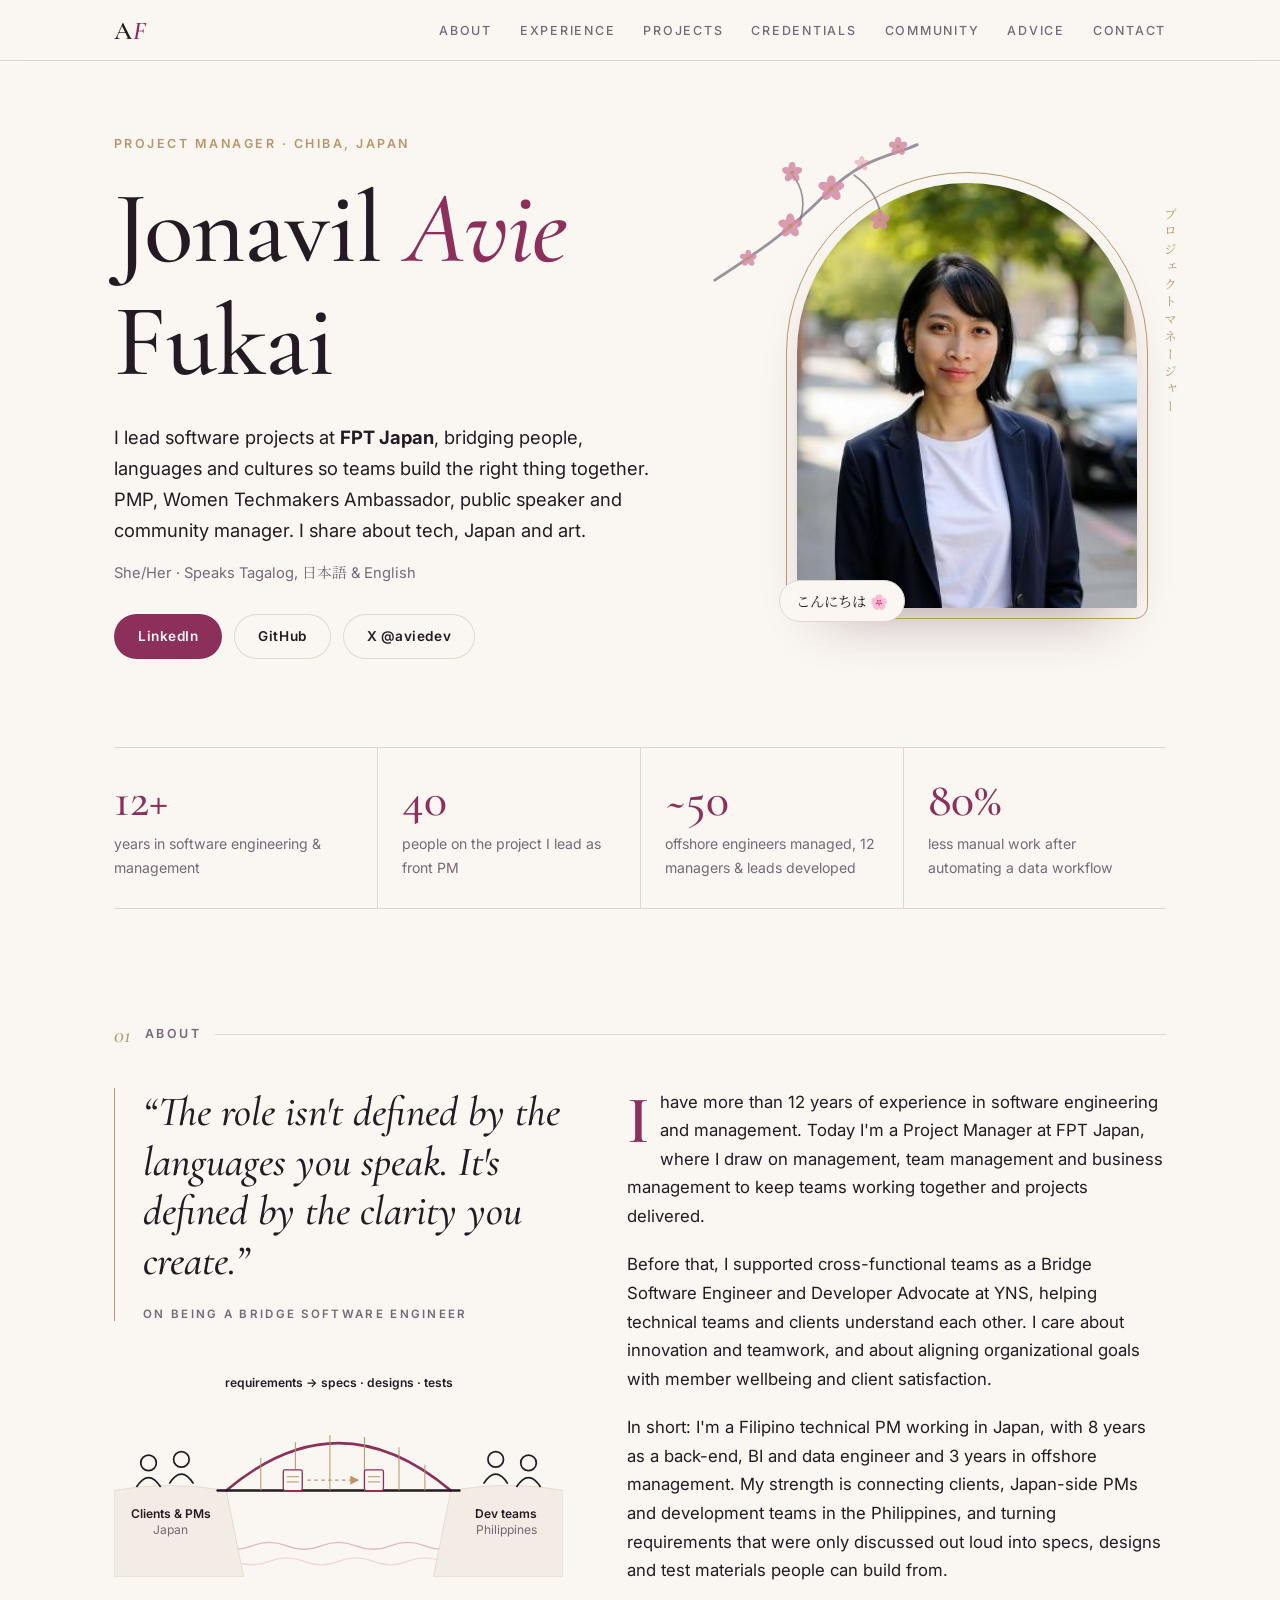
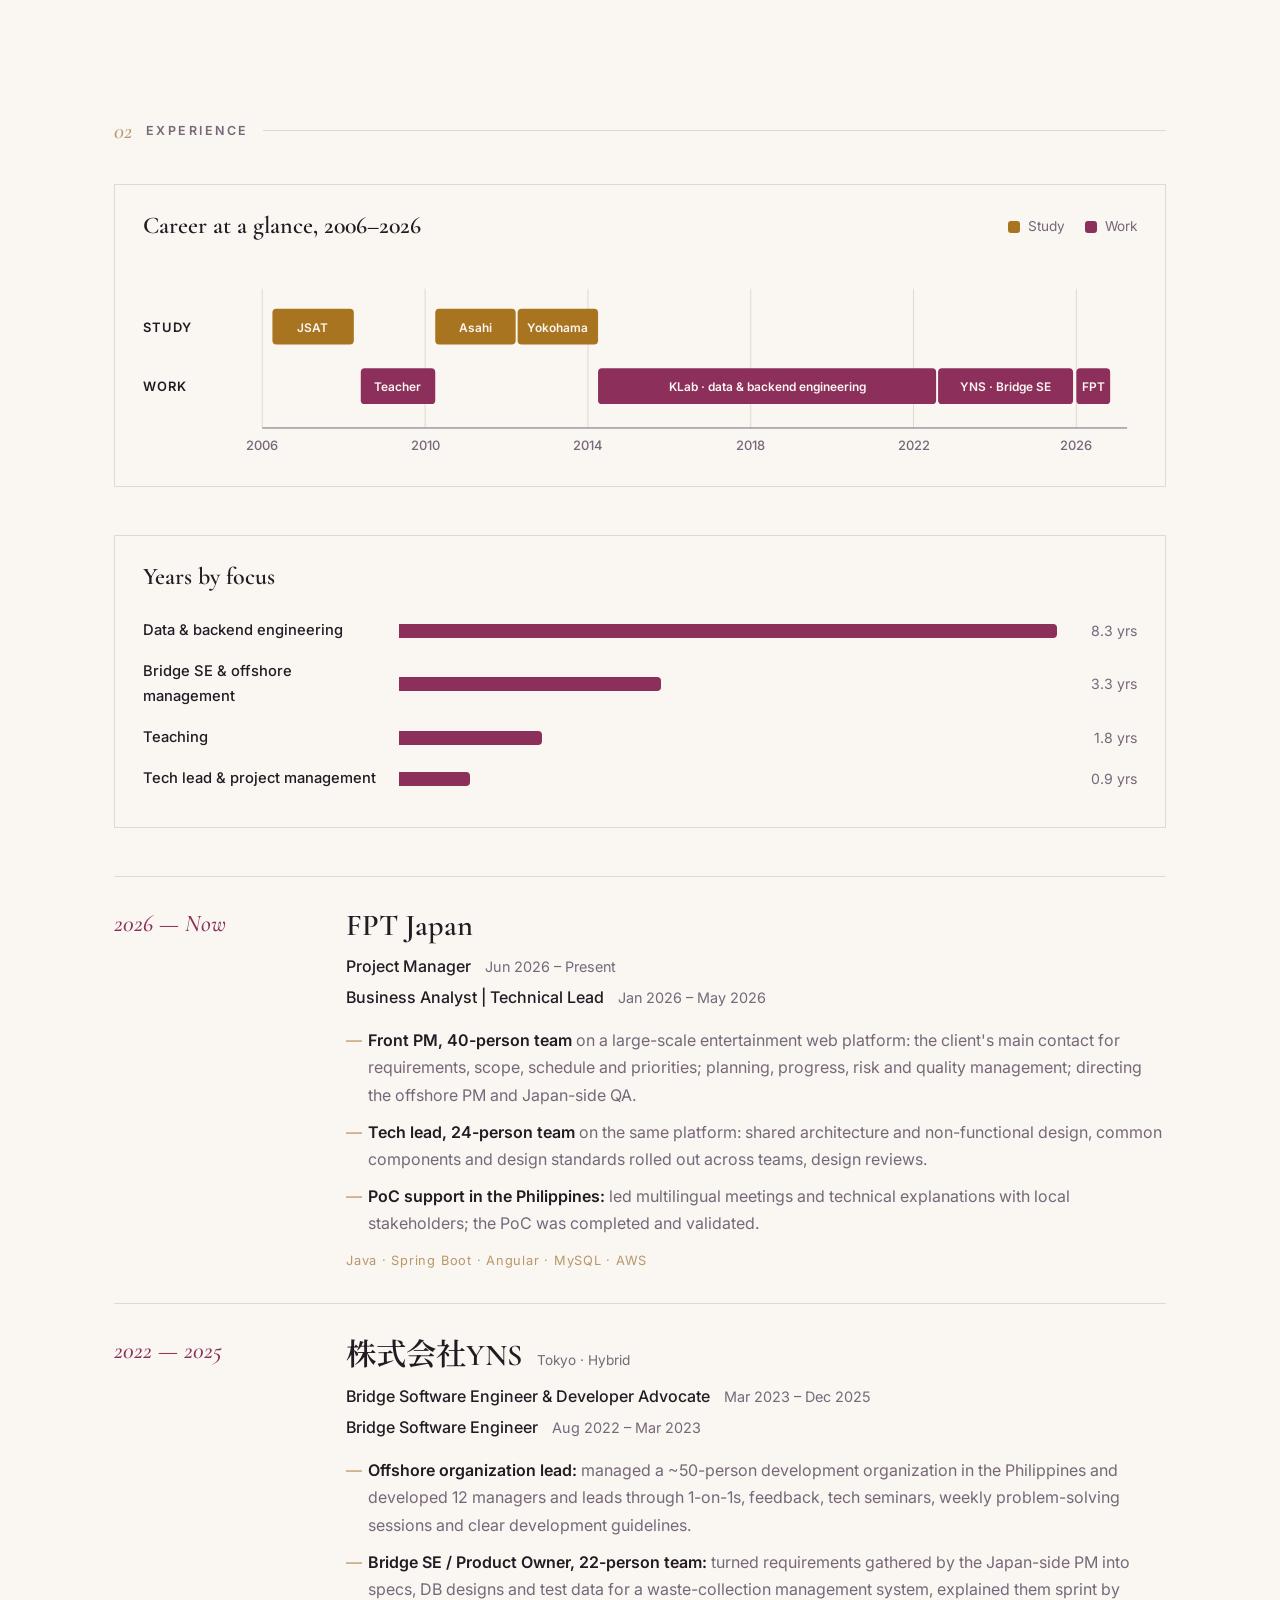
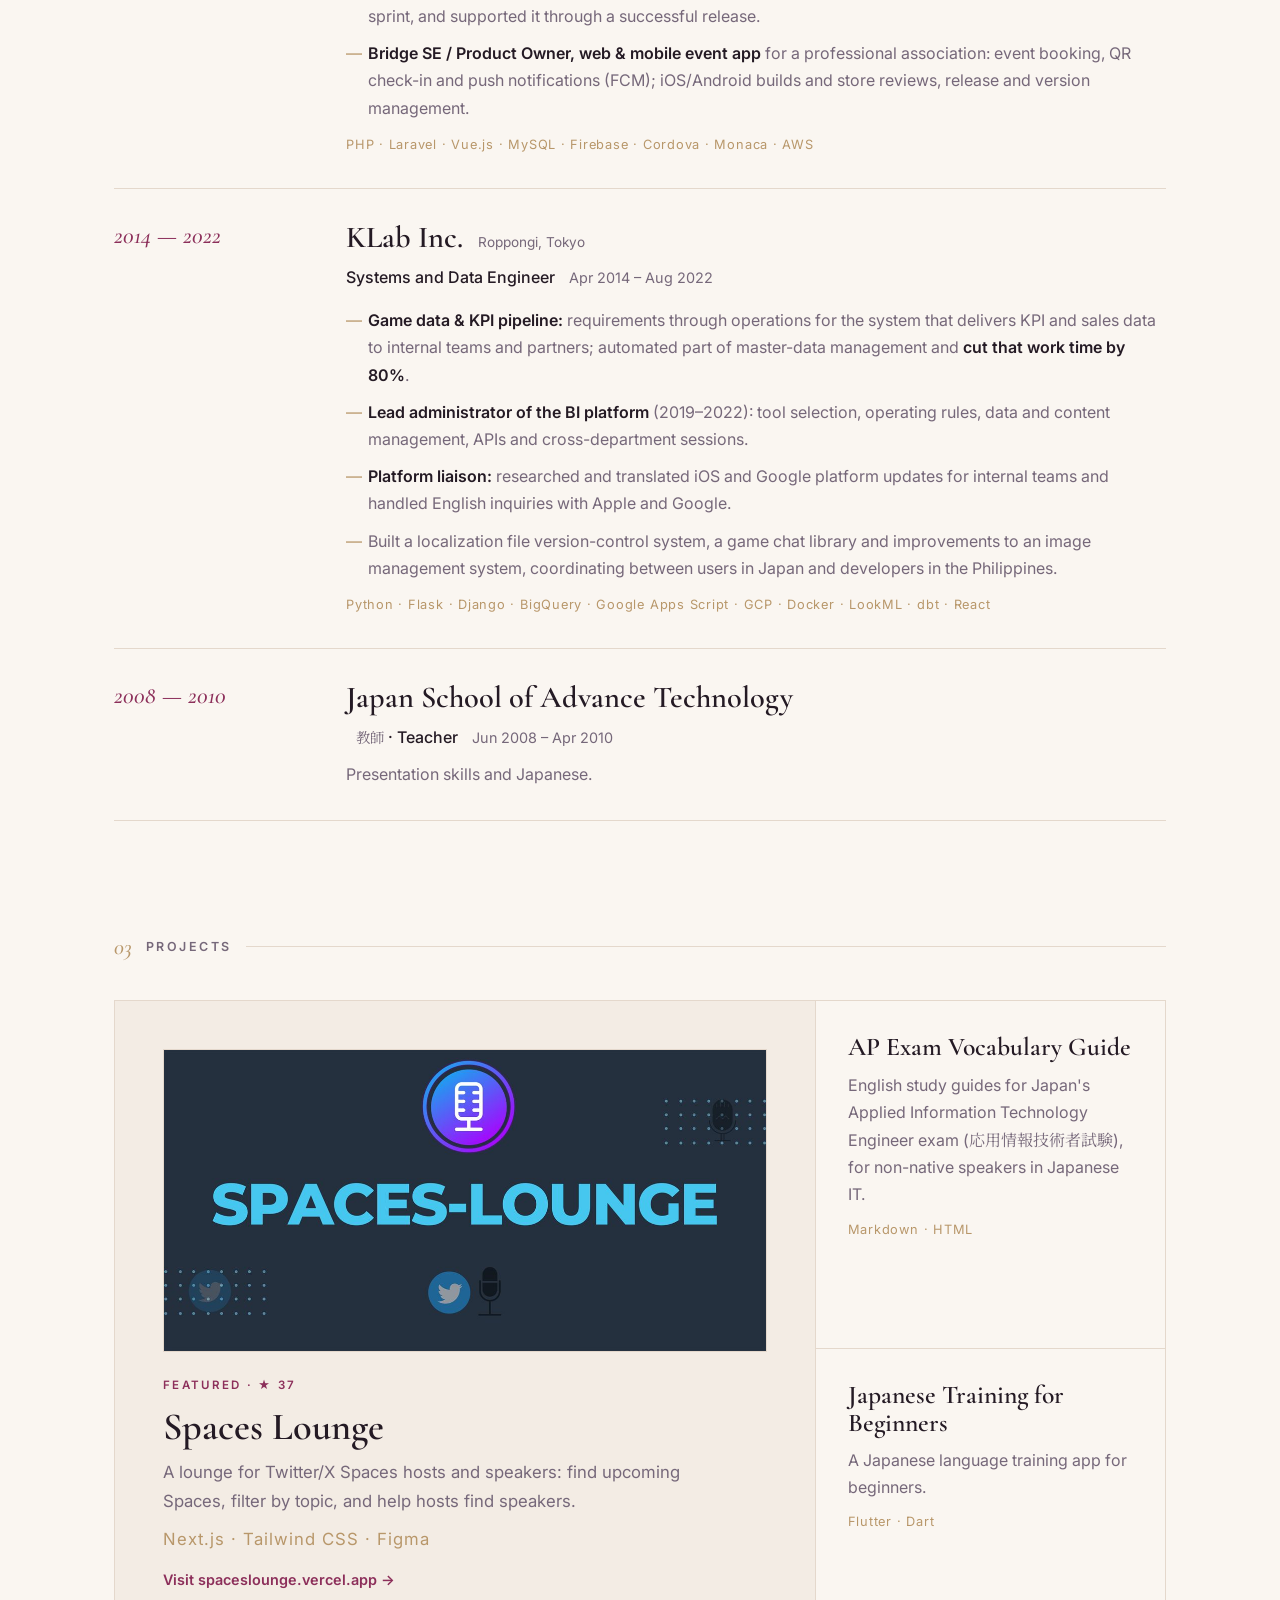
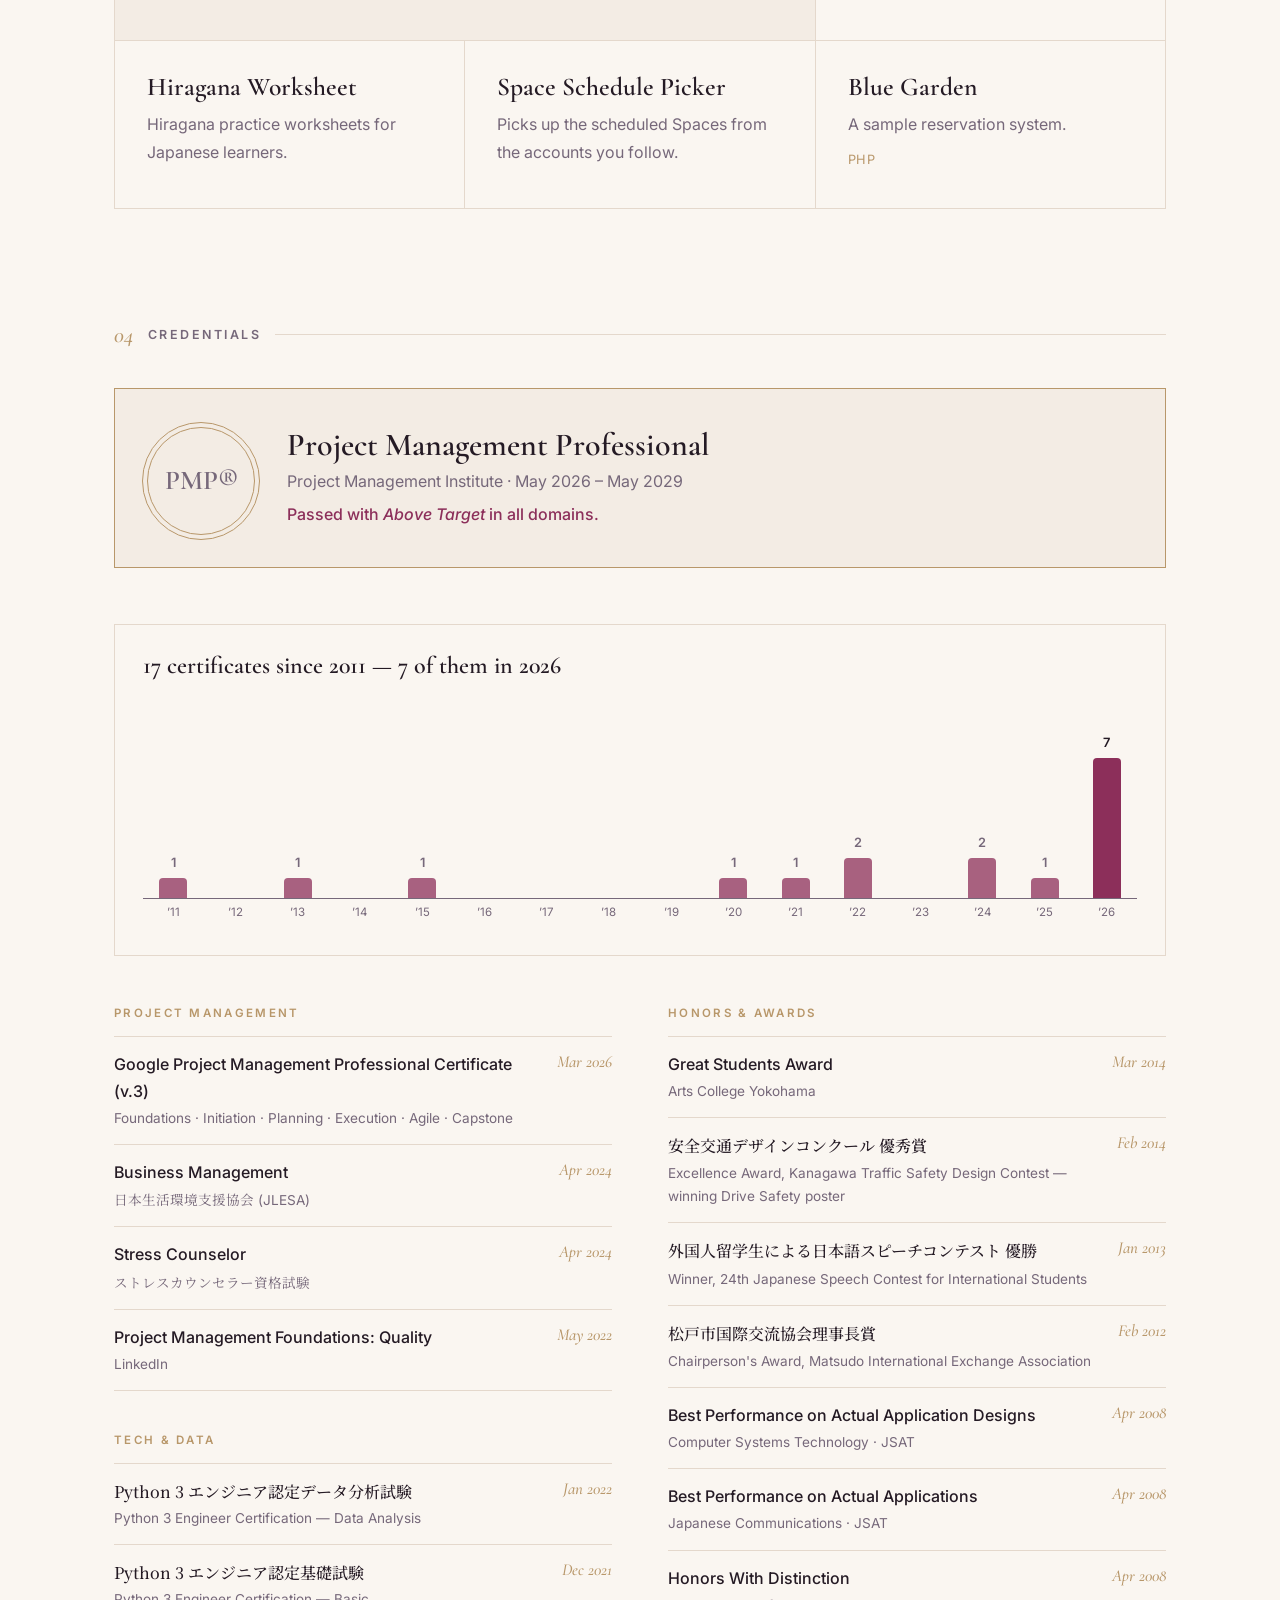
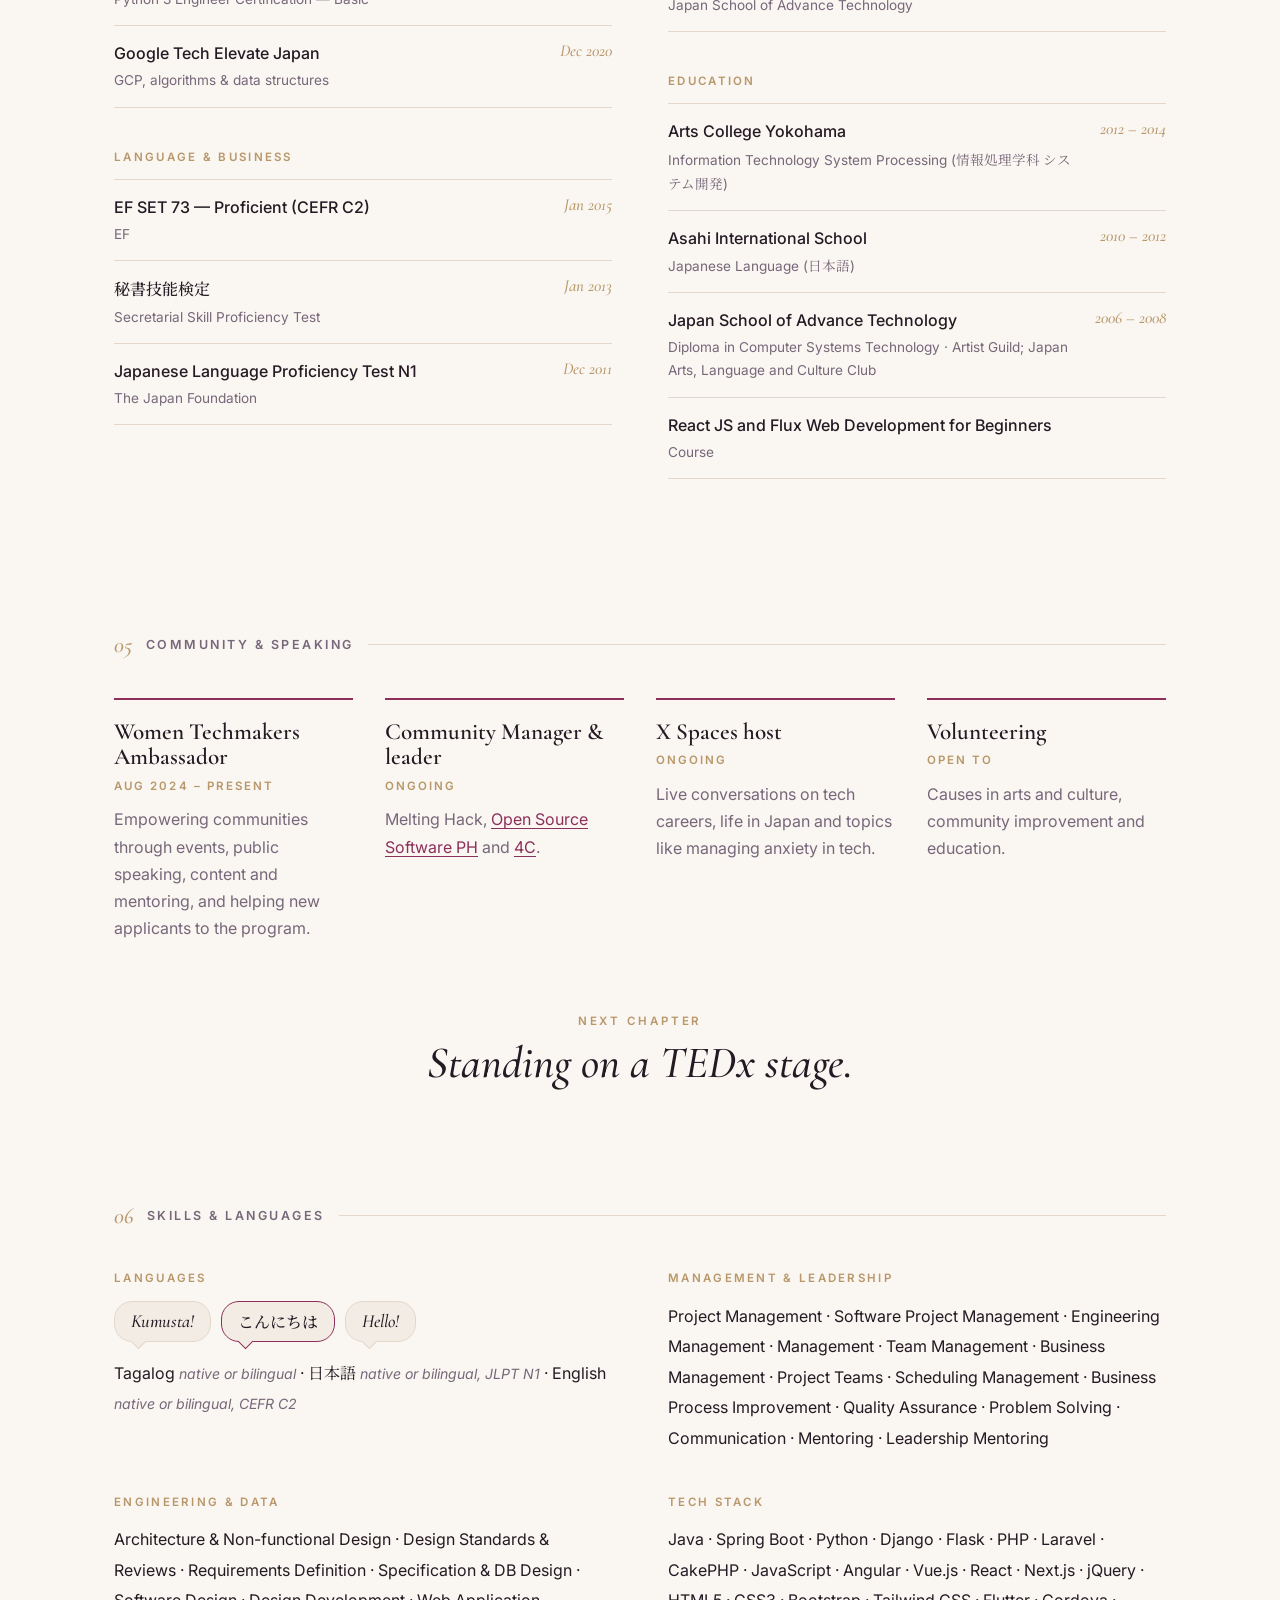
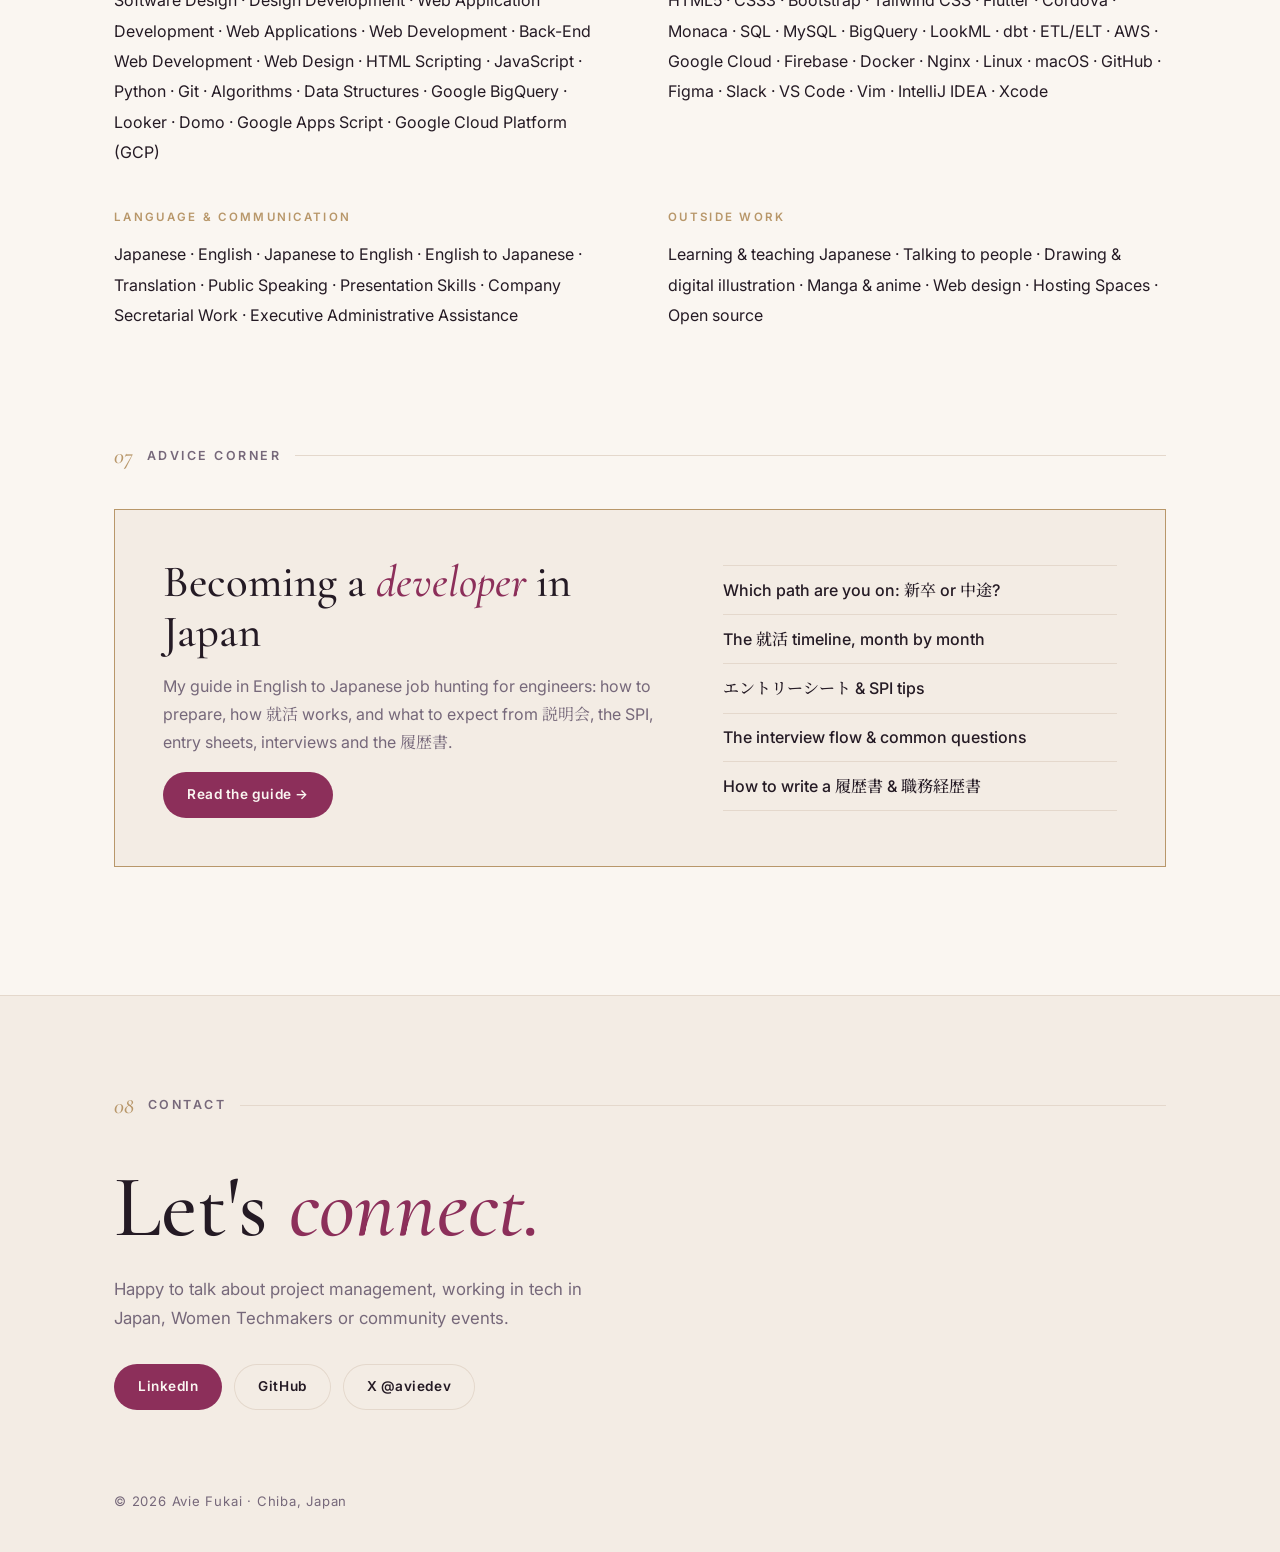
<file: index.html>
<!doctype html>
<html lang="en">
<head>
  <meta charset="utf-8">
  <meta name="viewport" content="width=device-width, initial-scale=1">
  <title>Avie Fukai</title>
  <meta name="description" content="Jonavil (Avie) Fukai — Project Manager, PMP, Women Techmakers Ambassador and community builder based in Chiba, Japan.">
  <meta property="og:title" content="Avie Fukai — Project Manager in Japan">
  <meta property="og:description" content="Project Manager at FPT Japan · PMP · Women Techmakers Ambassador · Public speaker · Community manager.">
  <meta property="og:image" content="avie.png">
  <link rel="icon" href="data:image/svg+xml,<svg xmlns='http://www.w3.org/2000/svg' viewBox='0 0 100 100'><text y='.9em' font-size='90'>🌸</text></svg>">
  <link rel="preconnect" href="https://fonts.googleapis.com">
  <link rel="preconnect" href="https://fonts.gstatic.com" crossorigin>
  <link href="https://fonts.googleapis.com/css2?family=Cormorant+Garamond:ital,wght@0,500;0,600;1,500;1,600&family=Inter:wght@400;500;600&family=Noto+Serif+JP:wght@400;600&display=swap" rel="stylesheet">
  <link rel="stylesheet" href="styles.css">
</head>
<body>
  <nav class="nav">
    <div class="wrap nav-inner">
      <a class="monogram" href="#top" aria-label="Back to top">A<span>F</span></a>
      <ul class="nav-links">
        <li><a href="#about">About</a></li>
        <li><a href="#experience">Experience</a></li>
        <li><a href="#projects">Projects</a></li>
        <li><a href="#credentials">Credentials</a></li>
        <li><a href="#community">Community</a></li>
        <li><a href="#advice">Advice</a></li>
        <li><a href="#contact">Contact</a></li>
      </ul>
    </div>
  </nav>

  <header class="hero" id="top">
    <div class="wrap hero-grid">
      <div class="hero-text">
        <p class="kicker">Project Manager · Chiba, Japan</p>
        <h1>Jonavil <em>Avie</em> Fukai</h1>
        <p class="lede">
          I lead software projects at <strong>FPT Japan</strong>, bridging people, languages and
          cultures so teams build the right thing together. PMP, Women Techmakers Ambassador,
          public speaker and community manager. I share about tech, Japan and art.
        </p>
        <p class="meta">She/Her · Speaks Tagalog, <span lang="ja">日本語</span> &amp; English</p>
        <div class="links">
          <a class="button" href="https://www.linkedin.com/in/jfukai/" target="_blank" rel="noopener">LinkedIn</a>
          <a class="button ghost" href="https://github.com/avie-dev" target="_blank" rel="noopener">GitHub</a>
          <a class="button ghost" href="https://x.com/aviedev" target="_blank" rel="noopener">X @aviedev</a>
        </div>
      </div>
      <figure class="portrait">
        <svg class="sakura" viewBox="0 0 220 160" aria-hidden="true">
          <defs>
            <symbol id="blossom" viewBox="-10 -10 20 20">
              <g style="fill: var(--rose); opacity: .85">
                <ellipse cx="0" cy="-5" rx="3.4" ry="5"/>
                <ellipse cx="0" cy="-5" rx="3.4" ry="5" transform="rotate(72)"/>
                <ellipse cx="0" cy="-5" rx="3.4" ry="5" transform="rotate(144)"/>
                <ellipse cx="0" cy="-5" rx="3.4" ry="5" transform="rotate(216)"/>
                <ellipse cx="0" cy="-5" rx="3.4" ry="5" transform="rotate(288)"/>
              </g>
              <circle r="1.8" style="fill: var(--gold)"/>
            </symbol>
          </defs>
          <path class="branch" d="M4 150 C 50 120, 80 100, 120 60 S 190 20, 216 8"/>
          <path class="branch thin" d="M92 92 C 100 70, 96 52, 84 38"/>
          <path class="branch thin" d="M150 40 C 165 50, 176 66, 178 84"/>
          <use href="#blossom" x="70" y="80" width="26" height="26"/>
          <use href="#blossom" x="74" y="26" width="22" height="22"/>
          <use href="#blossom" x="112" y="40" width="28" height="28"/>
          <use href="#blossom" x="166" y="76" width="22" height="22"/>
          <use href="#blossom" x="186" y="0" width="20" height="20"/>
          <use href="#blossom" x="30" y="118" width="18" height="18"/>
          <use href="#blossom" x="150" y="20" width="16" height="16" class="bud"/>
        </svg>
        <div class="arch"><img src="avie.png" alt="Portrait of Avie Fukai" width="400" height="400"></div>
        <figcaption lang="ja">こんにちは 🌸</figcaption>
        <span class="vertical" lang="ja" aria-hidden="true">プロジェクトマネージャー</span>
      </figure>
    </div>

    <div class="wrap">
      <dl class="stats">
        <div><dt>12+</dt><dd>years in software engineering &amp; management</dd></div>
        <div><dt>40</dt><dd>people on the project I lead as front PM</dd></div>
        <div><dt>~50</dt><dd>offshore engineers managed, 12 managers &amp; leads developed</dd></div>
        <div><dt>80%</dt><dd>less manual work after automating a data workflow</dd></div>
      </dl>
    </div>
  </header>

  <main>
    <section id="about" class="wrap section">
      <p class="label"><span>01</span> About</p>
      <div class="about-grid">
        <div>
          <blockquote class="pull">
            “The role isn't defined by the languages you speak. It's defined by the clarity you create.”
            <cite>On being a Bridge Software Engineer</cite>
          </blockquote>
          <figure class="bridge-art">
            <svg viewBox="0 0 520 250" role="img" aria-labelledby="bridge-title">
              <title id="bridge-title">Illustration: a bridge connecting clients and PMs in Japan with development teams in the Philippines, carrying requirements across as specs, designs and tests.</title>
              <path class="water" d="M0 214 q 20 -8 40 0 t 40 0 t 40 0 t 40 0 t 40 0 t 40 0 t 40 0 t 40 0 t 40 0 t 40 0 t 40 0 t 40 0 t 40 0"/>
              <path class="water faint" d="M20 232 q 20 -8 40 0 t 40 0 t 40 0 t 40 0 t 40 0 t 40 0 t 40 0 t 40 0 t 40 0 t 40 0 t 40 0 t 40 0"/>
              <path class="land" d="M0 250 V 150 Q 60 138 130 150 L 150 250 Z"/>
              <path class="land" d="M520 250 V 150 Q 460 138 390 150 L 370 250 Z"/>
              <path class="arch-line" d="M130 150 Q 260 40 390 150"/>
              <path class="deck" d="M120 150 H 400"/>
              <g class="hangers">
                <line x1="170" y1="150" x2="170" y2="112"/><line x1="210" y1="150" x2="210" y2="94"/>
                <line x1="250" y1="150" x2="250" y2="86"/><line x1="290" y1="150" x2="290" y2="88"/>
                <line x1="330" y1="150" x2="330" y2="100"/><line x1="360" y1="150" x2="360" y2="120"/>
              </g>
              <g class="people">
                <circle cx="40" cy="118" r="9"/><path d="M26 146 q 14 -22 28 0"/>
                <circle cx="78" cy="114" r="9"/><path d="M64 142 q 14 -22 28 0"/>
                <circle cx="442" cy="114" r="9"/><path d="M428 142 q 14 -22 28 0"/>
                <circle cx="480" cy="118" r="9"/><path d="M466 146 q 14 -22 28 0"/>
              </g>
              <g class="doc"><rect x="196" y="126" width="22" height="24" rx="2"/><line x1="200" y1="134" x2="214" y2="134"/><line x1="200" y1="140" x2="214" y2="140"/></g>
              <g class="doc"><rect x="290" y="126" width="22" height="24" rx="2"/><line x1="294" y1="134" x2="308" y2="134"/><line x1="294" y1="140" x2="308" y2="140"/></g>
              <path class="flow-arrow" d="M224 138 H 282" marker-end="url(#arrowhead)"/>
              <defs><marker id="arrowhead" viewBox="0 0 10 10" refX="8" refY="5" markerWidth="7" markerHeight="7" orient="auto"><path d="M0 0 L10 5 L0 10 z" class="arrow-tip"/></marker></defs>
              <text x="66" y="182" class="cap" text-anchor="middle">Clients &amp; PMs</text>
              <text x="66" y="200" class="cap sub" text-anchor="middle">Japan</text>
              <text x="454" y="182" class="cap" text-anchor="middle">Dev teams</text>
              <text x="454" y="200" class="cap sub" text-anchor="middle">Philippines</text>
              <text x="260" y="30" class="cap" text-anchor="middle">requirements → specs · designs · tests</text>
            </svg>
          </figure>
        </div>
        <div class="prose">
          <p>
            I have more than 12 years of experience in software engineering and management.
            Today I'm a Project Manager at FPT Japan, where I draw on management, team
            management and business management to keep teams working together and projects delivered.
          </p>
          <p>
            Before that, I supported cross-functional teams as a Bridge Software Engineer and
            Developer Advocate at YNS, helping technical teams and clients understand each other.
            I care about innovation and teamwork, and about aligning organizational goals with
            member wellbeing and client satisfaction.
          </p>
          <p>
            In short: I'm a Filipino technical PM working in Japan, with 8 years as a back-end, BI and
            data engineer and 3 years in offshore management. My strength is connecting clients,
            Japan-side PMs and development teams in the Philippines, and turning requirements that were
            only discussed out loud into specs, designs and test materials people can build from.
          </p>
        </div>
      </div>
    </section>

    <section id="experience" class="wrap section">
      <p class="label"><span>02</span> Experience</p>

      <figure class="chart">
        <figcaption>
          <h3>Career at a glance, 2006–2026</h3>
          <ul class="legend">
            <li><span class="swatch study"></span>Study</li>
            <li><span class="swatch work"></span>Work</li>
          </ul>
        </figcaption>
        <div class="chart-scroll">
          <svg class="gantt" viewBox="0 0 1000 200" role="img" aria-label="Timeline of study and work from 2006 to 2026. Study: Japan School of Advance Technology 2006 to 2008, Asahi International School 2010 to 2012, Arts College Yokohama 2012 to 2014. Work: teacher 2008 to 2010, KLab 2014 to 2022, YNS 2022 to 2025, FPT Japan from 2026.">
            <g class="grid">
              <line x1="120" y1="30" x2="120" y2="170"/><line x1="283.8" y1="30" x2="283.8" y2="170"/>
              <line x1="447.6" y1="30" x2="447.6" y2="170"/><line x1="611.4" y1="30" x2="611.4" y2="170"/>
              <line x1="775.2" y1="30" x2="775.2" y2="170"/><line x1="939" y1="30" x2="939" y2="170"/>
            </g>
            <line class="baseline" x1="120" y1="170" x2="990" y2="170"/>
            <g class="ticks">
              <text x="120" y="192">2006</text><text x="283.8" y="192">2010</text><text x="447.6" y="192">2014</text>
              <text x="611.4" y="192">2018</text><text x="775.2" y="192">2022</text><text x="939" y="192">2026</text>
            </g>
            <text class="row-label" x="0" y="73">Study</text>
            <text class="row-label" x="0" y="133">Work</text>
            <g class="bar study">
              <rect x="130.2" y="50" width="81.9" height="36" rx="4"><title>Japan School of Advance Technology · Diploma in Computer Systems Technology · 2006–2008</title></rect>
              <text x="171" y="73">JSAT</text>
            </g>
            <g class="bar study">
              <rect x="294" y="50" width="80.9" height="36" rx="4"><title>Asahi International School · Japanese language · 2010–2012</title></rect>
              <text x="334.5" y="73">Asahi</text>
            </g>
            <g class="bar study">
              <rect x="376.9" y="50" width="80.9" height="36" rx="4"><title>Arts College Yokohama · Information Technology System Processing · 2012–2014</title></rect>
              <text x="417.4" y="73">Yokohama</text>
            </g>
            <g class="bar work">
              <rect x="219.1" y="110" width="74.9" height="36" rx="4"><title>Teacher · Japan School of Advance Technology · Jun 2008 – Apr 2010</title></rect>
              <text x="256.5" y="133">Teacher</text>
            </g>
            <g class="bar work">
              <rect x="457.8" y="110" width="340.1" height="36" rx="4"><title>KLab Inc. · Systems and Data Engineer · Apr 2014 – Aug 2022</title></rect>
              <text x="627.8" y="133">KLab · data &amp; backend engineering</text>
            </g>
            <g class="bar work">
              <rect x="799.9" y="110" width="135.8" height="36" rx="4"><title>YNS · Bridge SE, Developer Advocate &amp; offshore management · Aug 2022 – Dec 2025</title></rect>
              <text x="867.8" y="133">YNS · Bridge SE</text>
            </g>
            <g class="bar work">
              <rect x="939" y="110" width="34" height="36" rx="4"><title>FPT Japan · Tech lead, then Project Manager · Jan 2026 – present</title></rect>
              <text x="956" y="133">FPT</text>
            </g>
          </svg>
        </div>
      </figure>

      <figure class="chart">
        <figcaption><h3>Years by focus</h3></figcaption>
        <ul class="hbars">
          <li title="Apr 2014 – Aug 2022 at KLab"><span class="name">Data &amp; backend engineering</span><span class="track"><span class="fill" style="--v: 100%"></span></span><span class="val">8.3 yrs</span></li>
          <li title="Aug 2022 – Dec 2025 at YNS"><span class="name">Bridge SE &amp; offshore management</span><span class="track"><span class="fill" style="--v: 39.8%"></span></span><span class="val">3.3 yrs</span></li>
          <li title="Jun 2008 – Apr 2010"><span class="name">Teaching</span><span class="track"><span class="fill" style="--v: 21.7%"></span></span><span class="val">1.8 yrs</span></li>
          <li title="Jan 2026 – present at FPT Japan"><span class="name">Tech lead &amp; project management</span><span class="track"><span class="fill" style="--v: 10.8%"></span></span><span class="val">0.9 yrs</span></li>
        </ul>
      </figure>

      <ol class="timeline">
        <li>
          <p class="years">2026 — Now</p>
          <div>
            <h3>FPT Japan</h3>
            <p class="role">Project Manager <span>Jun 2026 – Present</span></p>
            <p class="role">Business Analyst | Technical Lead <span>Jan 2026 – May 2026</span></p>
            <ul class="highlights">
              <li><strong>Front PM, 40-person team</strong> on a large-scale entertainment web platform: the client's main contact for requirements, scope, schedule and priorities; planning, progress, risk and quality management; directing the offshore PM and Japan-side QA.</li>
              <li><strong>Tech lead, 24-person team</strong> on the same platform: shared architecture and non-functional design, common components and design standards rolled out across teams, design reviews.</li>
              <li><strong>PoC support in the Philippines:</strong> led multilingual meetings and technical explanations with local stakeholders; the PoC was completed and validated.</li>
            </ul>
            <p class="stack">Java · Spring Boot · Angular · MySQL · AWS</p>
          </div>
        </li>
        <li>
          <p class="years">2022 — 2025</p>
          <div>
            <h3><span lang="ja">株式会社</span>YNS <small>Tokyo · Hybrid</small></h3>
            <p class="role">Bridge Software Engineer &amp; Developer Advocate <span>Mar 2023 – Dec 2025</span></p>
            <p class="role">Bridge Software Engineer <span>Aug 2022 – Mar 2023</span></p>
            <ul class="highlights">
              <li><strong>Offshore organization lead:</strong> managed a ~50-person development organization in the Philippines and developed 12 managers and leads through 1-on-1s, feedback, tech seminars, weekly problem-solving sessions and clear development guidelines.</li>
              <li><strong>Bridge SE / Product Owner, 22-person team:</strong> turned requirements gathered by the Japan-side PM into specs, DB designs and test data for a waste-collection management system, explained them sprint by sprint, and supported it through a successful release.</li>
              <li><strong>Bridge SE / Product Owner, web &amp; mobile event app</strong> for a professional association: event booking, QR check-in and push notifications (FCM); iOS/Android builds and store reviews, release and version management.</li>
            </ul>
            <p class="stack">PHP · Laravel · Vue.js · MySQL · Firebase · Cordova · Monaca · AWS</p>
          </div>
        </li>
        <li>
          <p class="years">2014 — 2022</p>
          <div>
            <h3>KLab Inc. <small>Roppongi, Tokyo</small></h3>
            <p class="role">Systems and Data Engineer <span>Apr 2014 – Aug 2022</span></p>
            <ul class="highlights">
              <li><strong>Game data &amp; KPI pipeline:</strong> requirements through operations for the system that delivers KPI and sales data to internal teams and partners; automated part of master-data management and <strong>cut that work time by 80%</strong>.</li>
              <li><strong>Lead administrator of the BI platform</strong> (2019–2022): tool selection, operating rules, data and content management, APIs and cross-department sessions.</li>
              <li><strong>Platform liaison:</strong> researched and translated iOS and Google platform updates for internal teams and handled English inquiries with Apple and Google.</li>
              <li>Built a localization file version-control system, a game chat library and improvements to an image management system, coordinating between users in Japan and developers in the Philippines.</li>
            </ul>
            <p class="stack">Python · Flask · Django · BigQuery · Google Apps Script · GCP · Docker · LookML · dbt · React</p>
          </div>
        </li>
        <li>
          <p class="years">2008 — 2010</p>
          <div>
            <h3>Japan School of Advance Technology</h3>
            <p class="role"><span lang="ja">教師</span> · Teacher <span>Jun 2008 – Apr 2010</span></p>
            <p class="detail">Presentation skills and Japanese.</p>
          </div>
        </li>
      </ol>
    </section>

    <section id="projects" class="wrap section">
      <p class="label"><span>03</span> Projects</p>
      <div class="projects">
        <article class="project featured">
          <img class="shot" src="images/spaces-lounge.jpg" alt="Spaces Lounge banner with a microphone icon" width="1200" height="600" loading="lazy">
          <p class="tag">Featured · ★ 37</p>
          <h3><a href="https://github.com/avie-dev/spaceslounge" target="_blank" rel="noopener">Spaces Lounge</a></h3>
          <p>A lounge for Twitter/X Spaces hosts and speakers: find upcoming Spaces, filter by topic, and help hosts find speakers.</p>
          <p class="stack">Next.js · Tailwind CSS · Figma</p>
          <a class="more" href="https://spaceslounge.vercel.app" target="_blank" rel="noopener">Visit spaceslounge.vercel.app →</a>
        </article>
        <article class="project">
          <h3><a href="https://github.com/avie-dev/ap-exam-vocabulary-guide" target="_blank" rel="noopener">AP Exam Vocabulary Guide</a></h3>
          <p>English study guides for Japan's Applied Information Technology Engineer exam (<span lang="ja">応用情報技術者試験</span>), for non-native speakers in Japanese IT.</p>
          <p class="stack">Markdown · HTML</p>
        </article>
        <article class="project">
          <h3><a href="https://github.com/avie-dev/jap-training-beginner" target="_blank" rel="noopener">Japanese Training for Beginners</a></h3>
          <p>A Japanese language training app for beginners.</p>
          <p class="stack">Flutter · Dart</p>
        </article>
        <article class="project">
          <h3><a href="https://github.com/avie-dev/hiragana_worksheet" target="_blank" rel="noopener">Hiragana Worksheet</a></h3>
          <p>Hiragana practice worksheets for Japanese learners.</p>
        </article>
        <article class="project">
          <h3><a href="https://github.com/avie-dev/twitter_space_schedule_picker" target="_blank" rel="noopener">Space Schedule Picker</a></h3>
          <p>Picks up the scheduled Spaces from the accounts you follow.</p>
        </article>
        <article class="project">
          <h3><a href="https://github.com/avie-dev/blueGarden" target="_blank" rel="noopener">Blue Garden</a></h3>
          <p>A sample reservation system.</p>
          <p class="stack">PHP</p>
        </article>
      </div>
    </section>

    <section id="credentials" class="wrap section">
      <p class="label"><span>04</span> Credentials</p>

      <div class="credential-hero">
        <p class="seal">PMP®</p>
        <div>
          <h3>Project Management Professional</h3>
          <p>Project Management Institute · May 2026 – May 2029</p>
          <p class="accent">Passed with <em>Above Target</em> in all domains.</p>
        </div>
      </div>

      <figure class="chart">
        <figcaption><h3>17 certificates since 2011 — 7 of them in 2026</h3></figcaption>
        <ol class="cols" aria-label="Certificates earned per year">
          <li title="2011: JLPT N1" style="--n: 1"><b>1</b><i></i><span>’11</span></li>
          <li title="2012: none" style="--n: 0"><b></b><i></i><span>’12</span></li>
          <li title="2013: Secretarial Skill Proficiency Test" style="--n: 1"><b>1</b><i></i><span>’13</span></li>
          <li title="2014: none" style="--n: 0"><b></b><i></i><span>’14</span></li>
          <li title="2015: EF SET 73 (CEFR C2)" style="--n: 1"><b>1</b><i></i><span>’15</span></li>
          <li title="2016: none" style="--n: 0"><b></b><i></i><span>’16</span></li>
          <li title="2017: none" style="--n: 0"><b></b><i></i><span>’17</span></li>
          <li title="2018: none" style="--n: 0"><b></b><i></i><span>’18</span></li>
          <li title="2019: none" style="--n: 0"><b></b><i></i><span>’19</span></li>
          <li title="2020: Google Tech Elevate Japan" style="--n: 1"><b>1</b><i></i><span>’20</span></li>
          <li title="2021: Python 3 Engineer Certification — Basic" style="--n: 1"><b>1</b><i></i><span>’21</span></li>
          <li title="2022: Python 3 Data Analysis; LinkedIn PM Foundations: Quality" style="--n: 2"><b>2</b><i></i><span>’22</span></li>
          <li title="2023: none" style="--n: 0"><b></b><i></i><span>’23</span></li>
          <li title="2024: Business Management; Stress Counselor" style="--n: 2"><b>2</b><i></i><span>’24</span></li>
          <li title="2025: Google Foundations of Project Management" style="--n: 1"><b>1</b><i></i><span>’25</span></li>
          <li title="2026: PMP, Google PM Professional Certificate and 5 Google PM courses" style="--n: 7" class="peak"><b>7</b><i></i><span>’26</span></li>
        </ol>
      </figure>

      <div class="columns">
        <div>
          <h4 class="group">Project management</h4>
          <ul class="rows">
            <li><span>Google Project Management Professional Certificate (v.3)<small>Foundations · Initiation · Planning · Execution · Agile · Capstone</small></span><time>Mar 2026</time></li>
            <li><span>Business Management<small><span lang="ja">日本生活環境支援協会</span> (JLESA)</small></span><time>Apr 2024</time></li>
            <li><span>Stress Counselor<small><span lang="ja">ストレスカウンセラー資格試験</span></small></span><time>Apr 2024</time></li>
            <li><span>Project Management Foundations: Quality<small>LinkedIn</small></span><time>May 2022</time></li>
          </ul>

          <h4 class="group">Tech &amp; data</h4>
          <ul class="rows">
            <li><span lang="ja">Python 3 エンジニア認定データ分析試験<small lang="en">Python 3 Engineer Certification — Data Analysis</small></span><time>Jan 2022</time></li>
            <li><span lang="ja">Python 3 エンジニア認定基礎試験<small lang="en">Python 3 Engineer Certification — Basic</small></span><time>Dec 2021</time></li>
            <li><span>Google Tech Elevate Japan<small>GCP, algorithms &amp; data structures</small></span><time>Dec 2020</time></li>
          </ul>

          <h4 class="group">Language &amp; business</h4>
          <ul class="rows">
            <li><span>EF SET 73 — Proficient (CEFR C2)<small>EF</small></span><time>Jan 2015</time></li>
            <li><span><span lang="ja">秘書技能検定</span><small>Secretarial Skill Proficiency Test</small></span><time>Jan 2013</time></li>
            <li><span>Japanese Language Proficiency Test N1<small>The Japan Foundation</small></span><time>Dec 2011</time></li>
          </ul>
        </div>

        <div>
          <h4 class="group">Honors &amp; awards</h4>
          <ul class="rows">
            <li><span>Great Students Award<small>Arts College Yokohama</small></span><time>Mar 2014</time></li>
            <li><span><span lang="ja">安全交通デザインコンクール 優秀賞</span><small>Excellence Award, Kanagawa Traffic Safety Design Contest — winning Drive Safety poster</small></span><time>Feb 2014</time></li>
            <li><span><span lang="ja">外国人留学生による日本語スピーチコンテスト 優勝</span><small>Winner, 24th Japanese Speech Contest for International Students</small></span><time>Jan 2013</time></li>
            <li><span><span lang="ja">松戸市国際交流協会理事長賞</span><small>Chairperson's Award, Matsudo International Exchange Association</small></span><time>Feb 2012</time></li>
            <li><span>Best Performance on Actual Application Designs<small>Computer Systems Technology · JSAT</small></span><time>Apr 2008</time></li>
            <li><span>Best Performance on Actual Applications<small>Japanese Communications · JSAT</small></span><time>Apr 2008</time></li>
            <li><span>Honors With Distinction<small>Japan School of Advance Technology</small></span><time>Apr 2008</time></li>
          </ul>

          <h4 class="group">Education</h4>
          <ul class="rows">
            <li><span>Arts College Yokohama<small>Information Technology System Processing (<span lang="ja">情報処理学科 システム開発</span>)</small></span><time>2012 – 2014</time></li>
            <li><span>Asahi International School<small>Japanese Language (<span lang="ja">日本語</span>)</small></span><time>2010 – 2012</time></li>
            <li><span>Japan School of Advance Technology<small>Diploma in Computer Systems Technology · Artist Guild; Japan Arts, Language and Culture Club</small></span><time>2006 – 2008</time></li>
            <li><span>React JS and Flux Web Development for Beginners<small>Course</small></span><time></time></li>
          </ul>
        </div>
      </div>
    </section>

    <section id="community" class="wrap section">
      <p class="label"><span>05</span> Community &amp; speaking</p>
      <div class="community">
        <article>
          <h3>Women Techmakers Ambassador</h3>
          <p class="when">Aug 2024 – Present</p>
          <p>Empowering communities through events, public speaking, content and mentoring, and helping new applicants to the program.</p>
        </article>
        <article>
          <h3>Community Manager &amp; leader</h3>
          <p class="when">Ongoing</p>
          <p>Melting Hack, <a href="https://ossph.org/" target="_blank" rel="noopener">Open Source Software PH</a> and <a href="https://www.4c.rocks/" target="_blank" rel="noopener">4C</a>.</p>
        </article>
        <article>
          <h3>X Spaces host</h3>
          <p class="when">Ongoing</p>
          <p>Live conversations on tech careers, life in Japan and topics like managing anxiety in tech.</p>
        </article>
        <article>
          <h3>Volunteering</h3>
          <p class="when">Open to</p>
          <p>Causes in arts and culture, community improvement and education.</p>
        </article>
      </div>
      <p class="goal"><span>Next chapter</span> Standing on a TEDx stage.</p>
    </section>

    <section id="skills" class="wrap section">
      <p class="label"><span>06</span> Skills &amp; languages</p>
      <div class="skills">
        <div>
          <h4 class="group">Languages</h4>
          <div class="bubbles" aria-hidden="true">
            <span class="bubble">Kumusta!</span>
            <span class="bubble jp" lang="ja">こんにちは</span>
            <span class="bubble">Hello!</span>
          </div>
          <p class="list">Tagalog <em>native or bilingual</em> · <span lang="ja">日本語</span> <em>native or bilingual, JLPT N1</em> · English <em>native or bilingual, CEFR C2</em></p>
        </div>
        <div>
          <h4 class="group">Management &amp; leadership</h4>
          <p class="list">Project Management · Software Project Management · Engineering Management · Management · Team Management · Business Management · Project Teams · Scheduling Management · Business Process Improvement · Quality Assurance · Problem Solving · Communication · Mentoring · Leadership Mentoring</p>
        </div>
        <div>
          <h4 class="group">Engineering &amp; data</h4>
          <p class="list">Architecture &amp; Non-functional Design · Design Standards &amp; Reviews · Requirements Definition · Specification &amp; DB Design · Software Design · Design Development · Web Application Development · Web Applications · Web Development · Back-End Web Development · Web Design · HTML Scripting · JavaScript · Python · Git · Algorithms · Data Structures · Google BigQuery · Looker · Domo · Google Apps Script · Google Cloud Platform (GCP)</p>
        </div>
        <div>
          <h4 class="group">Tech stack</h4>
          <p class="list">Java · Spring Boot · Python · Django · Flask · PHP · Laravel · CakePHP · JavaScript · Angular · Vue.js · React · Next.js · jQuery · HTML5 · CSS3 · Bootstrap · Tailwind CSS · Flutter · Cordova · Monaca · SQL · MySQL · BigQuery · LookML · dbt · ETL/ELT · AWS · Google Cloud · Firebase · Docker · Nginx · Linux · macOS · GitHub · Figma · Slack · VS Code · Vim · IntelliJ IDEA · Xcode</p>
        </div>
        <div>
          <h4 class="group">Language &amp; communication</h4>
          <p class="list">Japanese · English · Japanese to English · English to Japanese · Translation · Public Speaking · Presentation Skills · Company Secretarial Work · Executive Administrative Assistance</p>
        </div>
        <div>
          <h4 class="group">Outside work</h4>
          <p class="list">Learning &amp; teaching Japanese · Talking to people · Drawing &amp; digital illustration · Manga &amp; anime · Web design · Hosting Spaces · Open source</p>
        </div>
      </div>
    </section>
    <section id="advice" class="wrap section">
      <p class="label"><span>07</span> Advice corner</p>
      <div class="advice-card">
        <div>
          <h3>Becoming a <em>developer</em> in Japan</h3>
          <p>My guide in English to Japanese job hunting for engineers: how to prepare, how <span lang="ja">就活</span> works, and what to expect from <span lang="ja">説明会</span>, the SPI, entry sheets, interviews and the <span lang="ja">履歴書</span>.</p>
          <a class="button" href="guide.html">Read the guide →</a>
        </div>
        <ul>
          <li>Which path are you on: <span lang="ja">新卒</span> or <span lang="ja">中途</span>?</li>
          <li>The <span lang="ja">就活</span> timeline, month by month</li>
          <li><span lang="ja">エントリーシート</span> &amp; SPI tips</li>
          <li>The interview flow &amp; common questions</li>
          <li>How to write a <span lang="ja">履歴書</span> &amp; <span lang="ja">職務経歴書</span></li>
        </ul>
      </div>
    </section>
  </main>

  <footer id="contact">
    <div class="wrap">
      <p class="label"><span>08</span> Contact</p>
      <h2>Let's <em>connect.</em></h2>
      <p class="sub">Happy to talk about project management, working in tech in Japan, Women Techmakers or community events.</p>
      <div class="links">
        <a class="button" href="https://www.linkedin.com/in/jfukai/" target="_blank" rel="noopener">LinkedIn</a>
        <a class="button ghost" href="https://github.com/avie-dev" target="_blank" rel="noopener">GitHub</a>
        <a class="button ghost" href="https://x.com/aviedev" target="_blank" rel="noopener">X @aviedev</a>
      </div>
      <p class="copy">© <span id="year">2026</span> Avie Fukai · Chiba, Japan</p>
    </div>
  </footer>

  <script>
    document.getElementById('year').textContent = new Date().getFullYear();

    // Fade sections in as they scroll into view; content stays visible without JS.
    if ('IntersectionObserver' in window && !matchMedia('(prefers-reduced-motion: reduce)').matches) {
      const targets = document.querySelectorAll('.section, .stats');
      targets.forEach(el => el.classList.add('reveal'));
      const io = new IntersectionObserver(entries => {
        entries.forEach(e => { if (e.isIntersecting) { e.target.classList.add('in'); io.unobserve(e.target); } });
      }, { threshold: 0.08 });
      targets.forEach(el => io.observe(el));
    }
  </script>
</body>
</html>
</file>
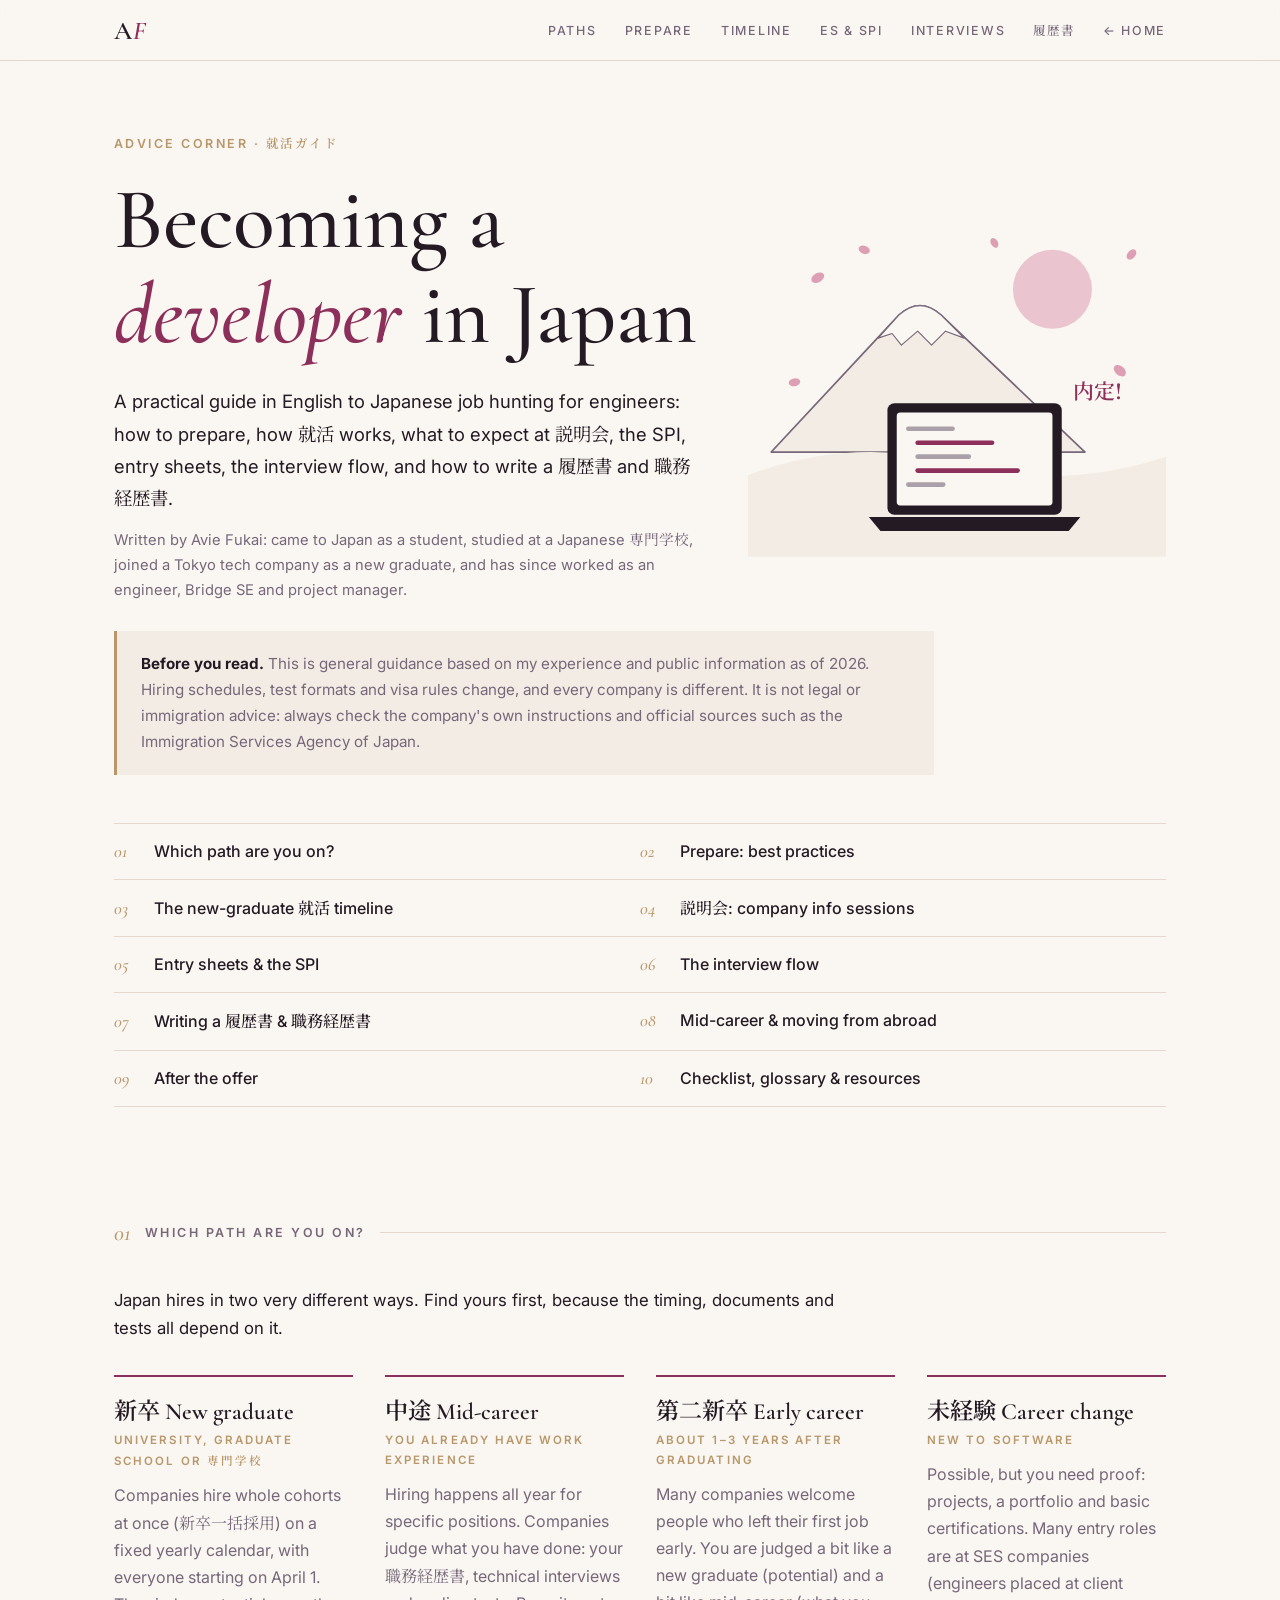
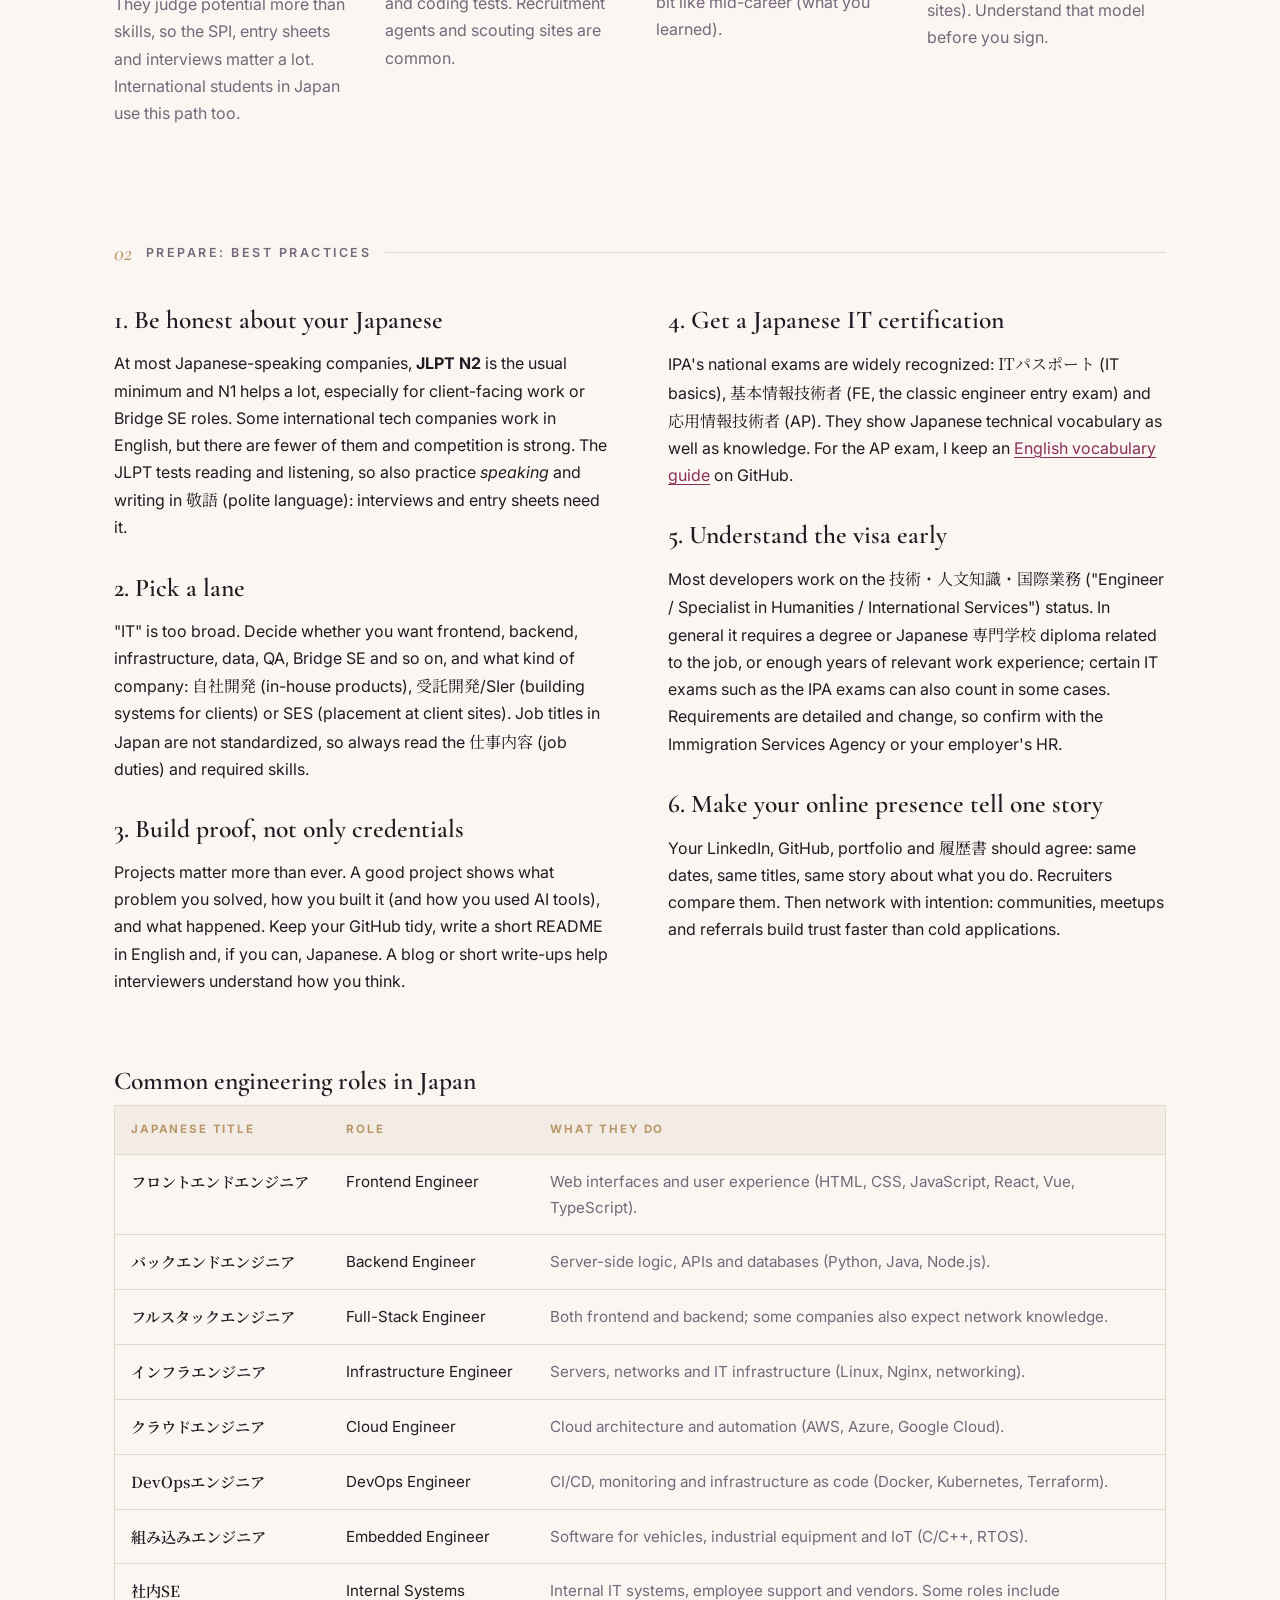
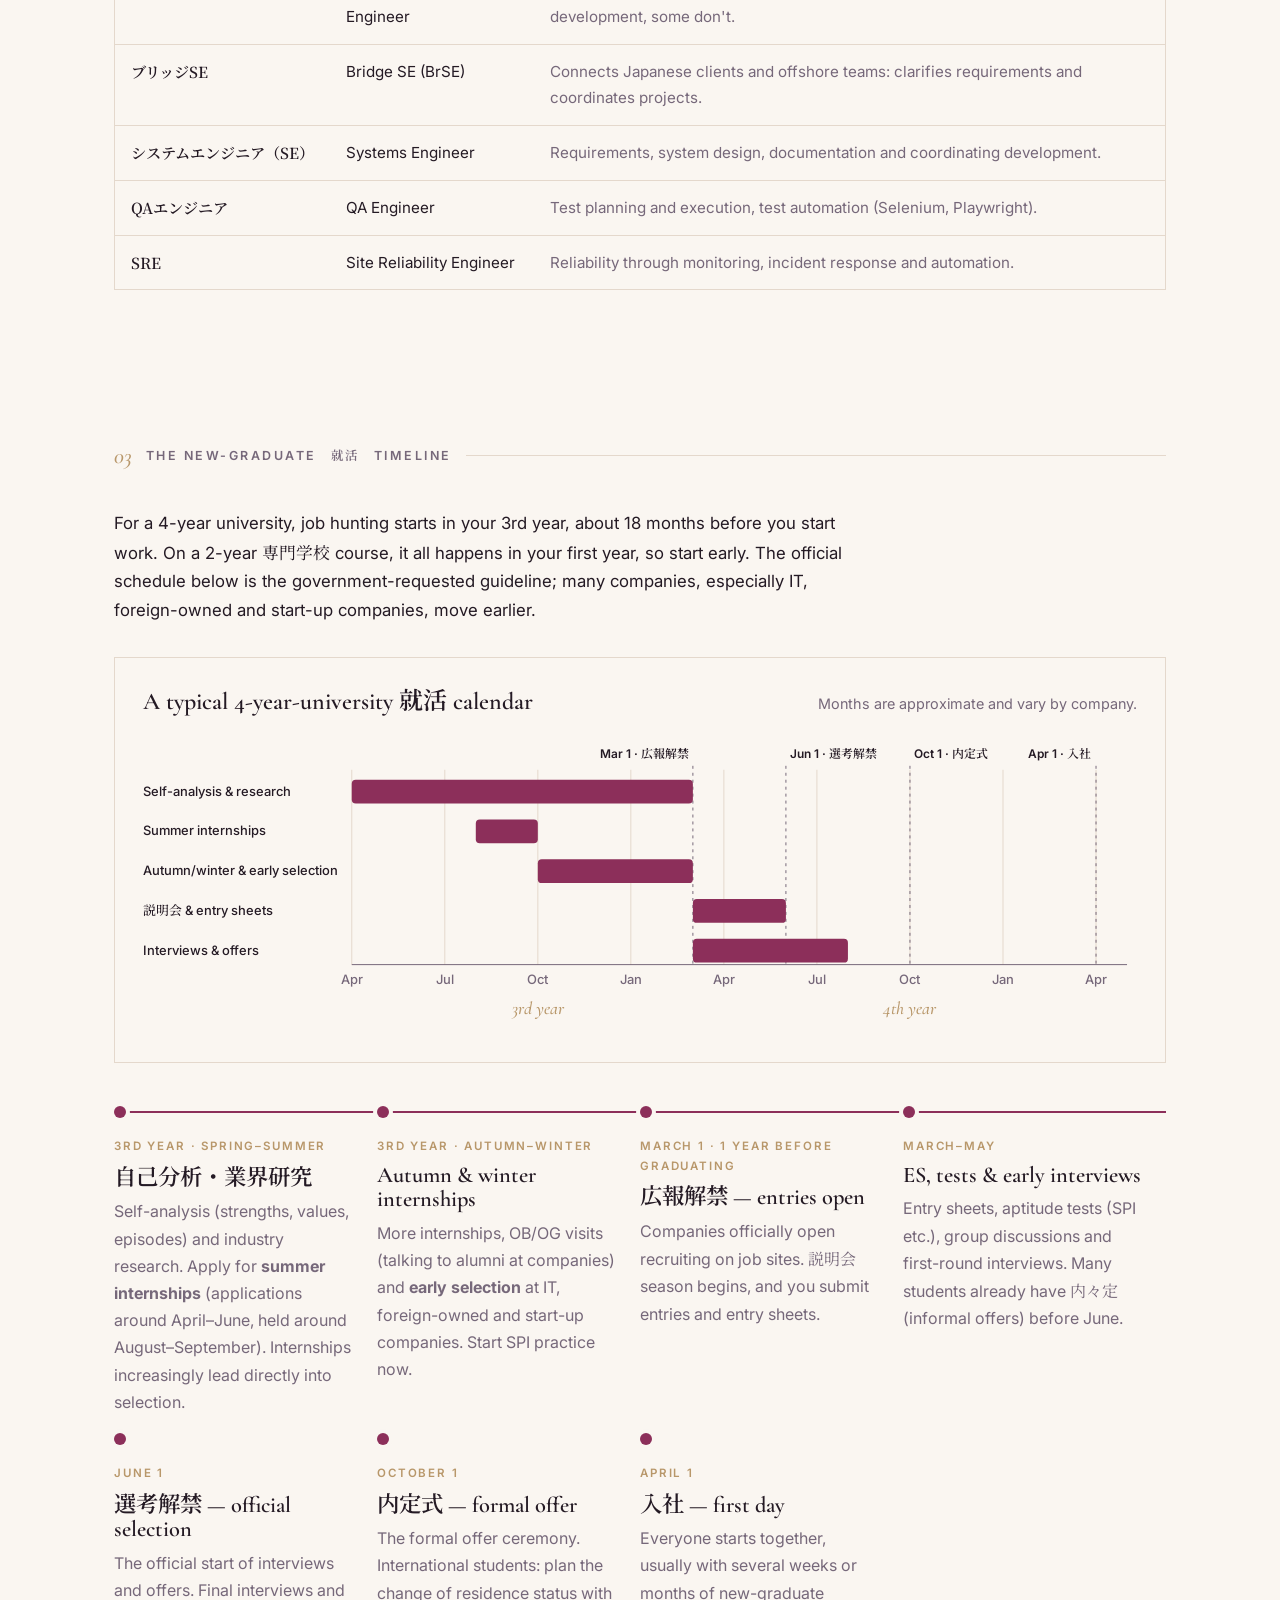
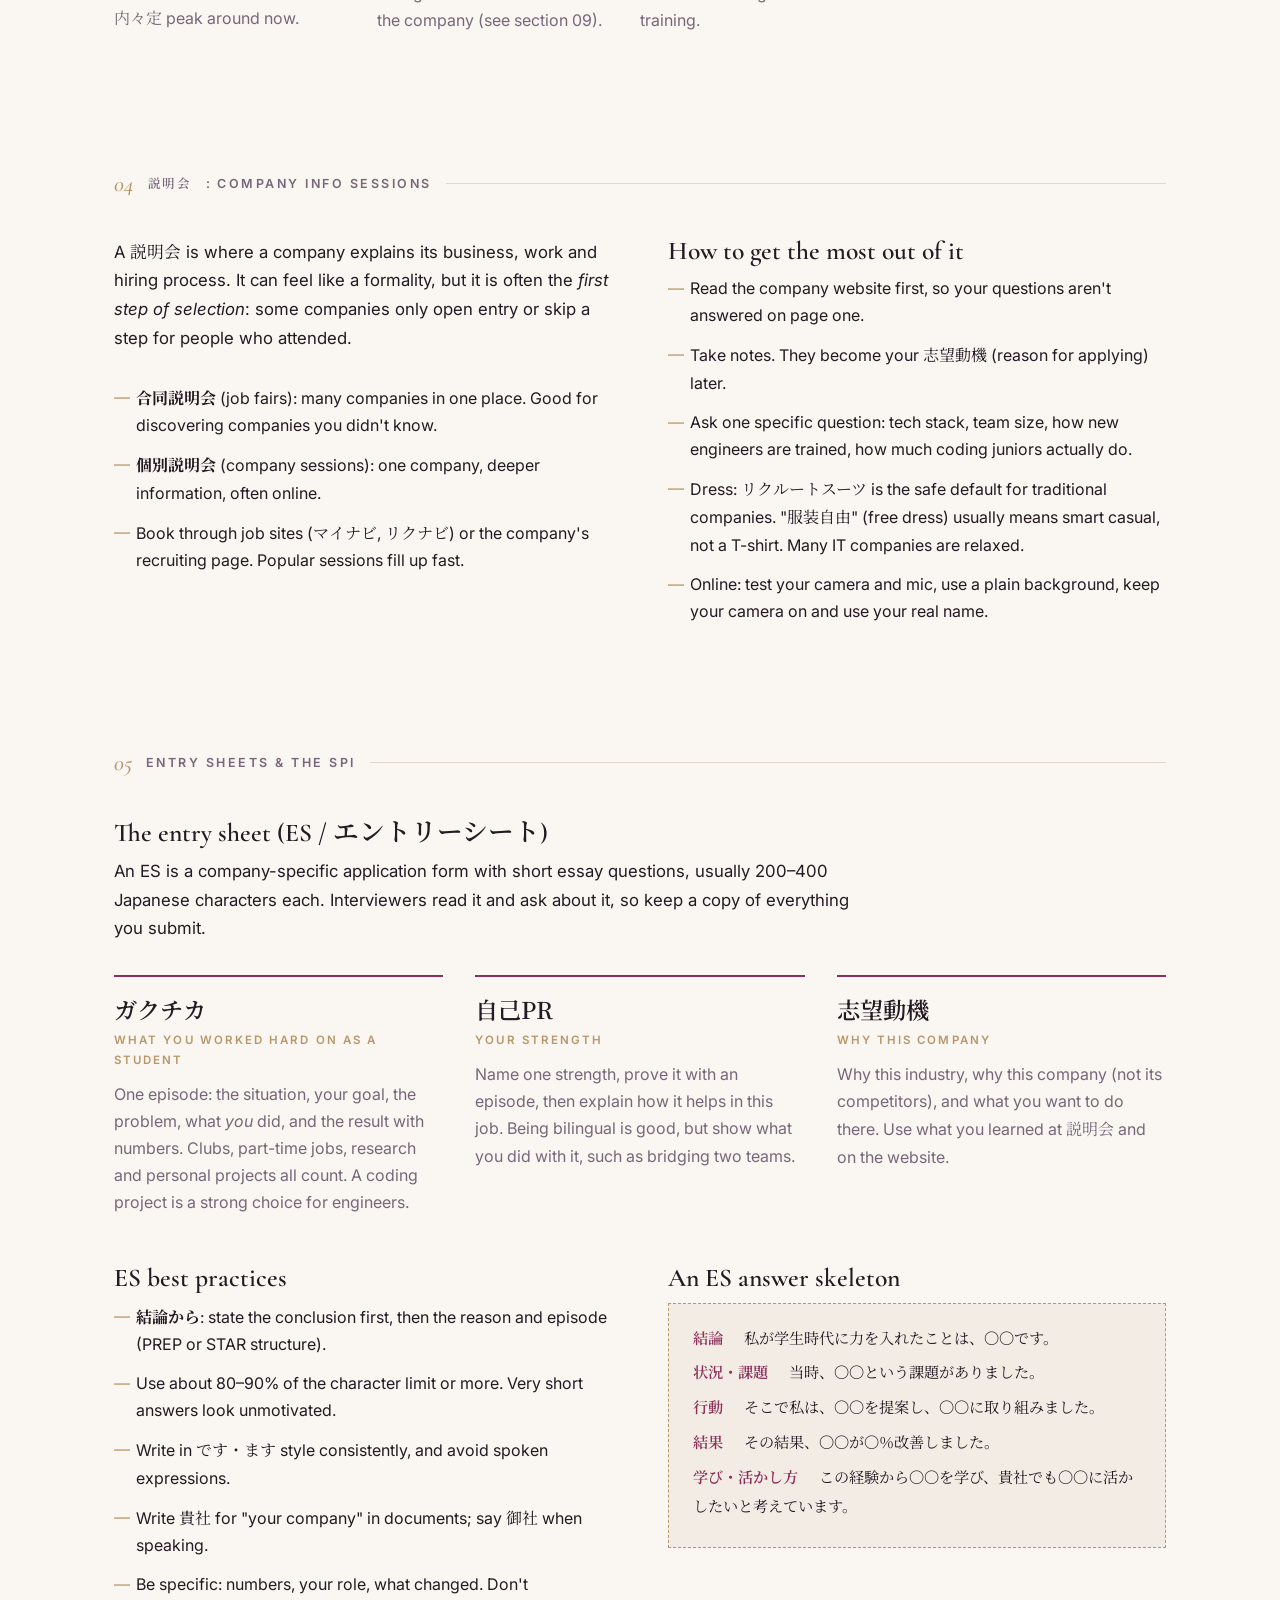
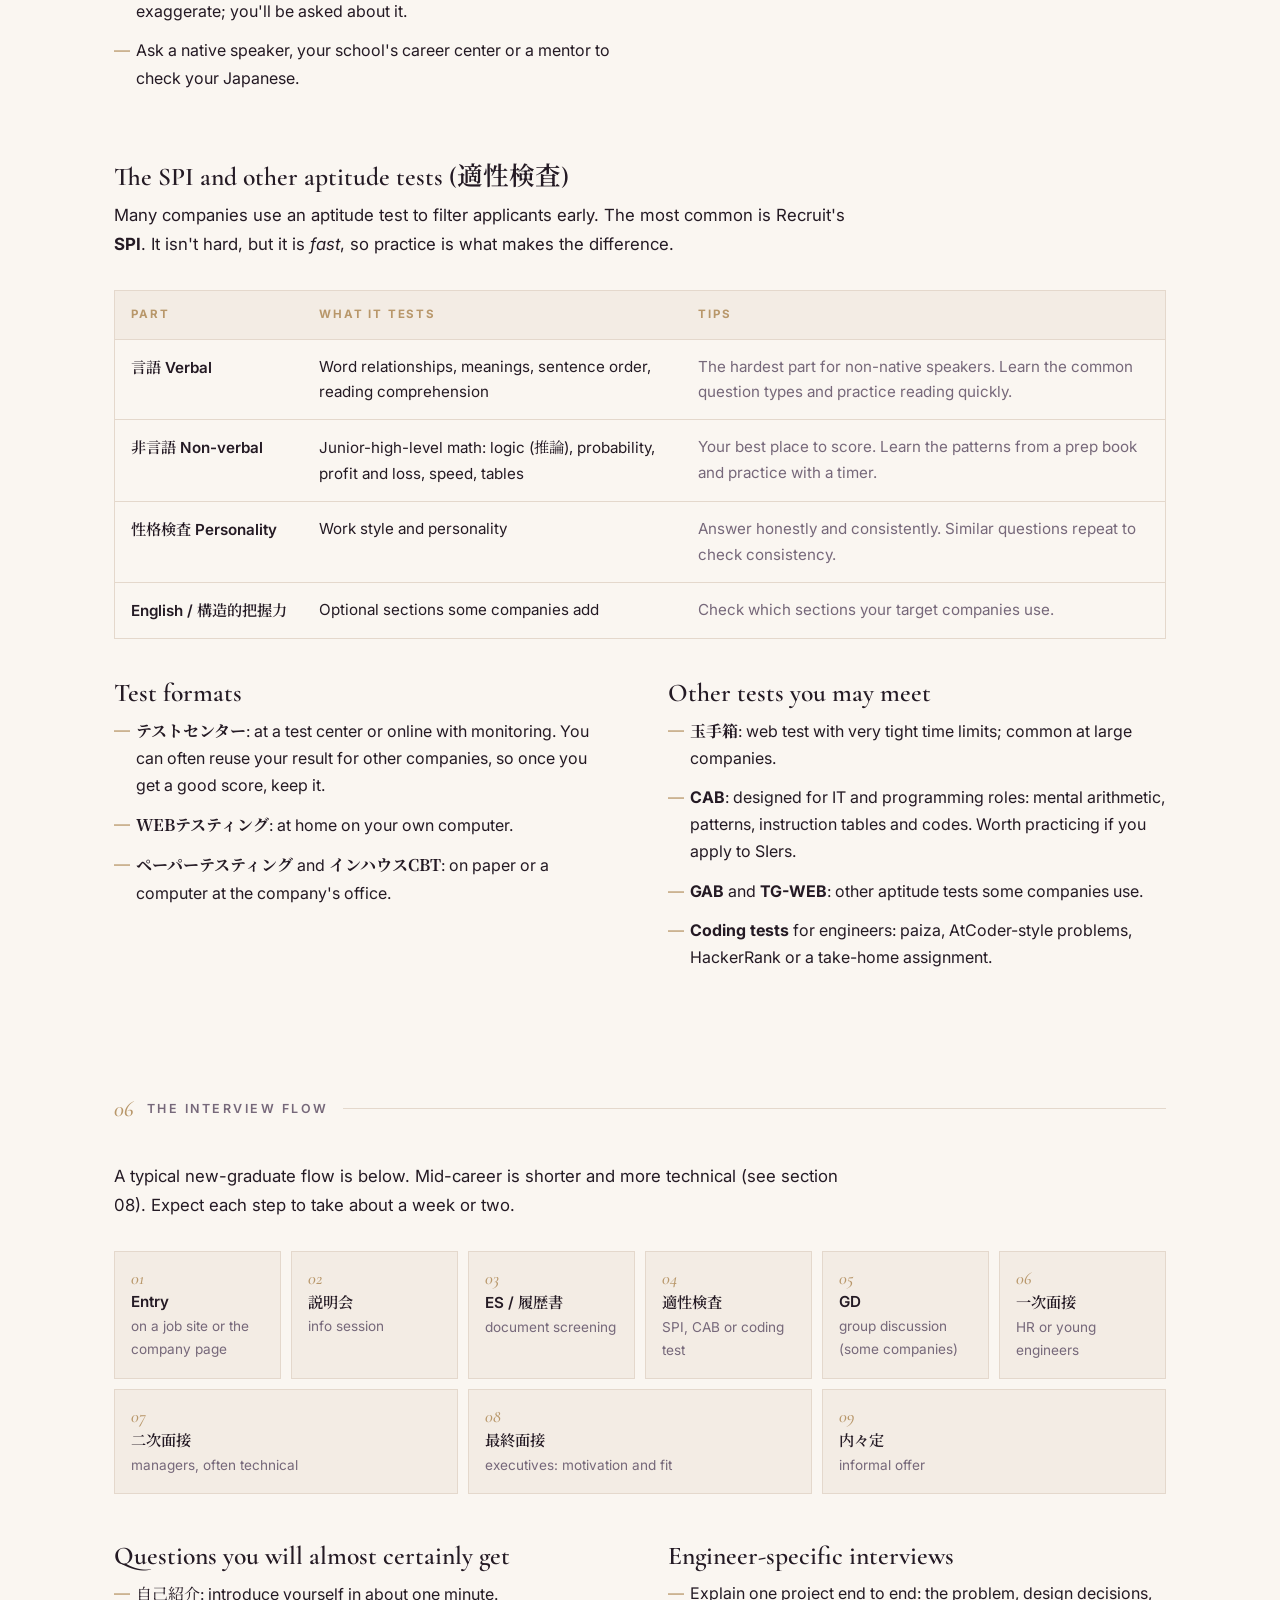
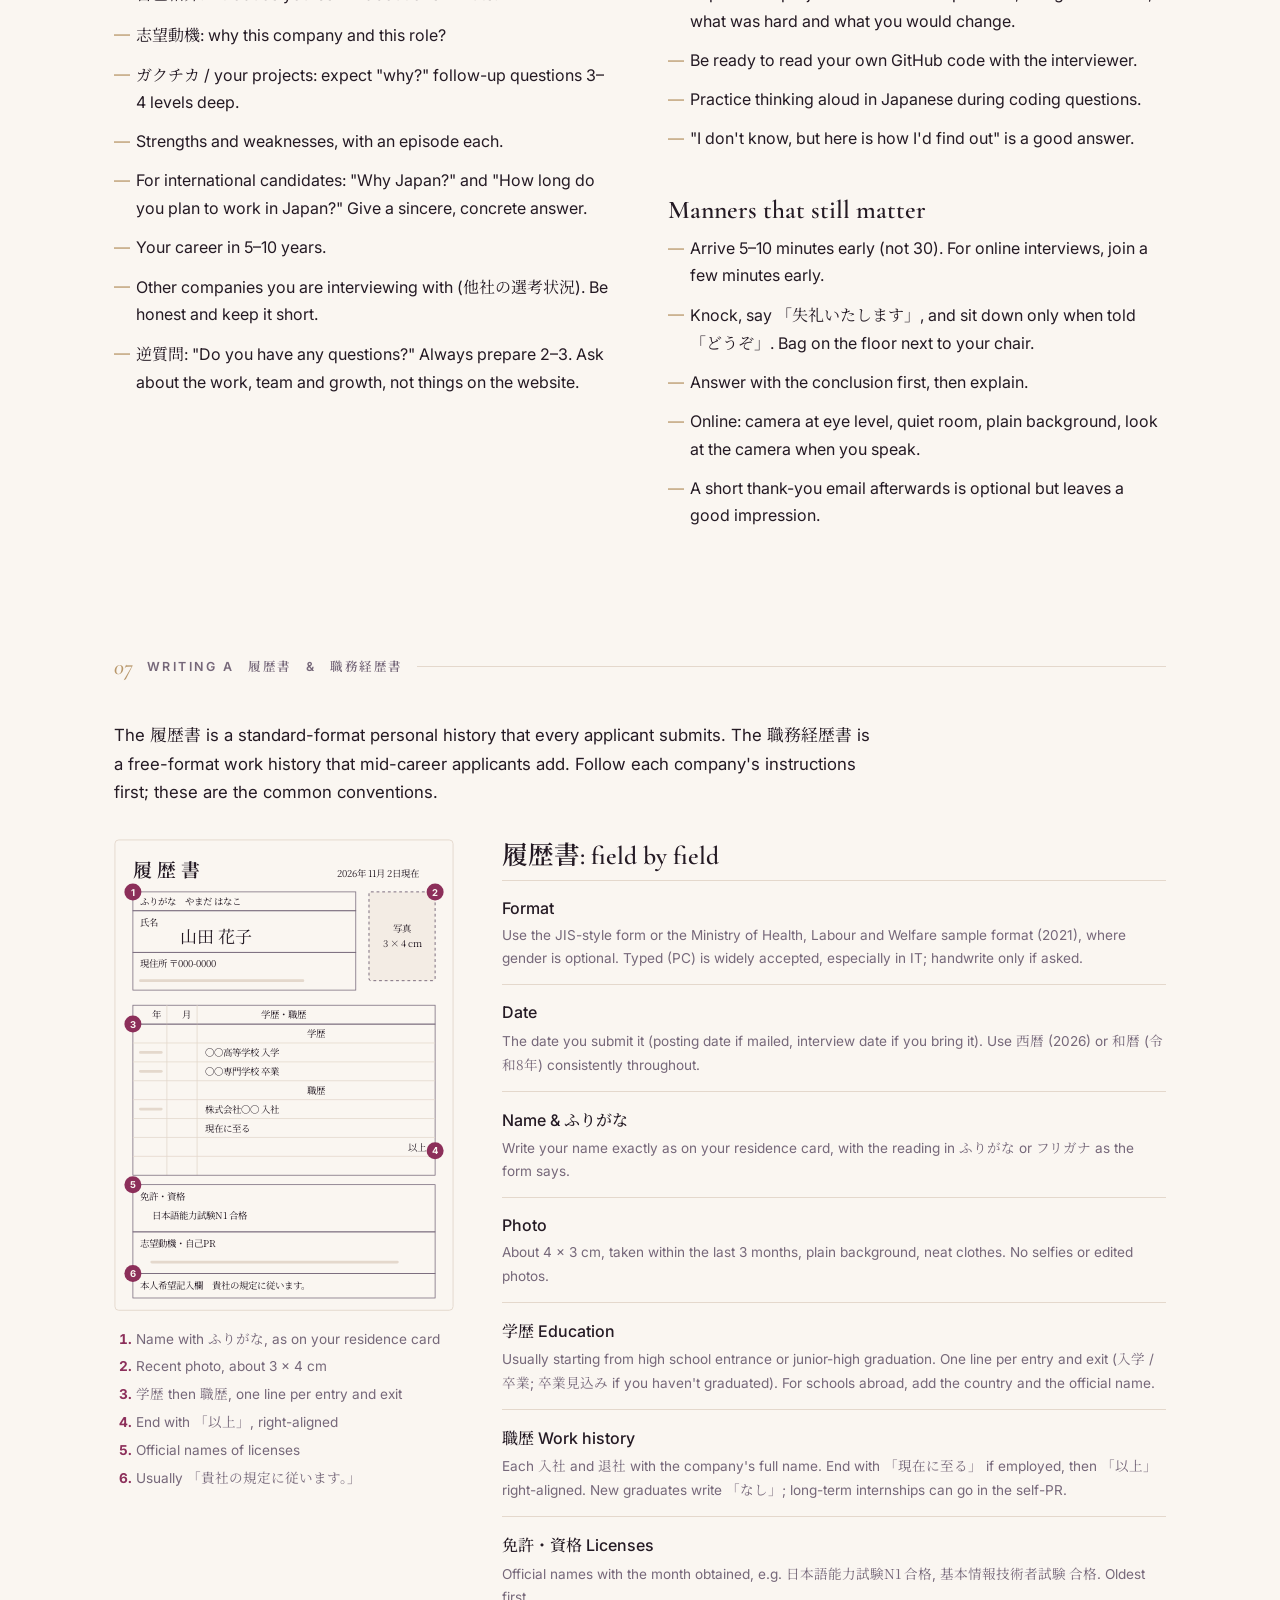
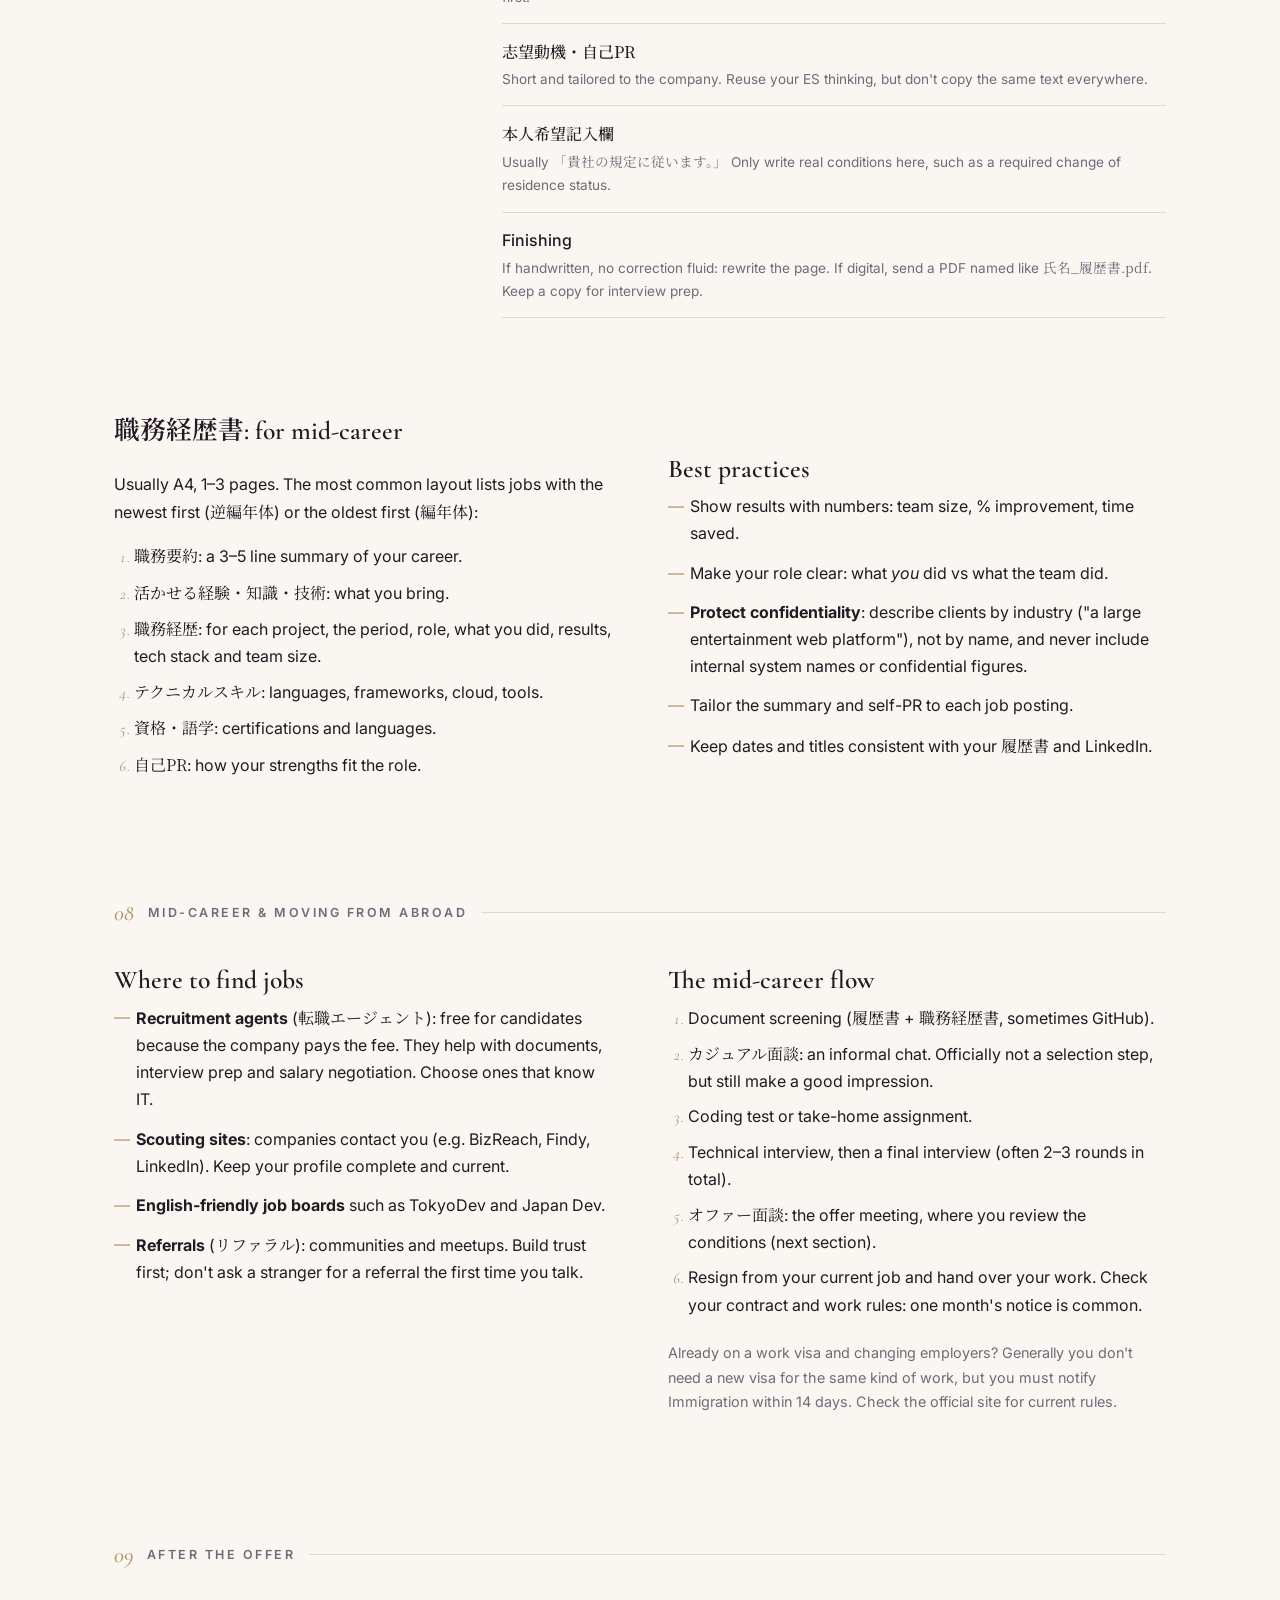
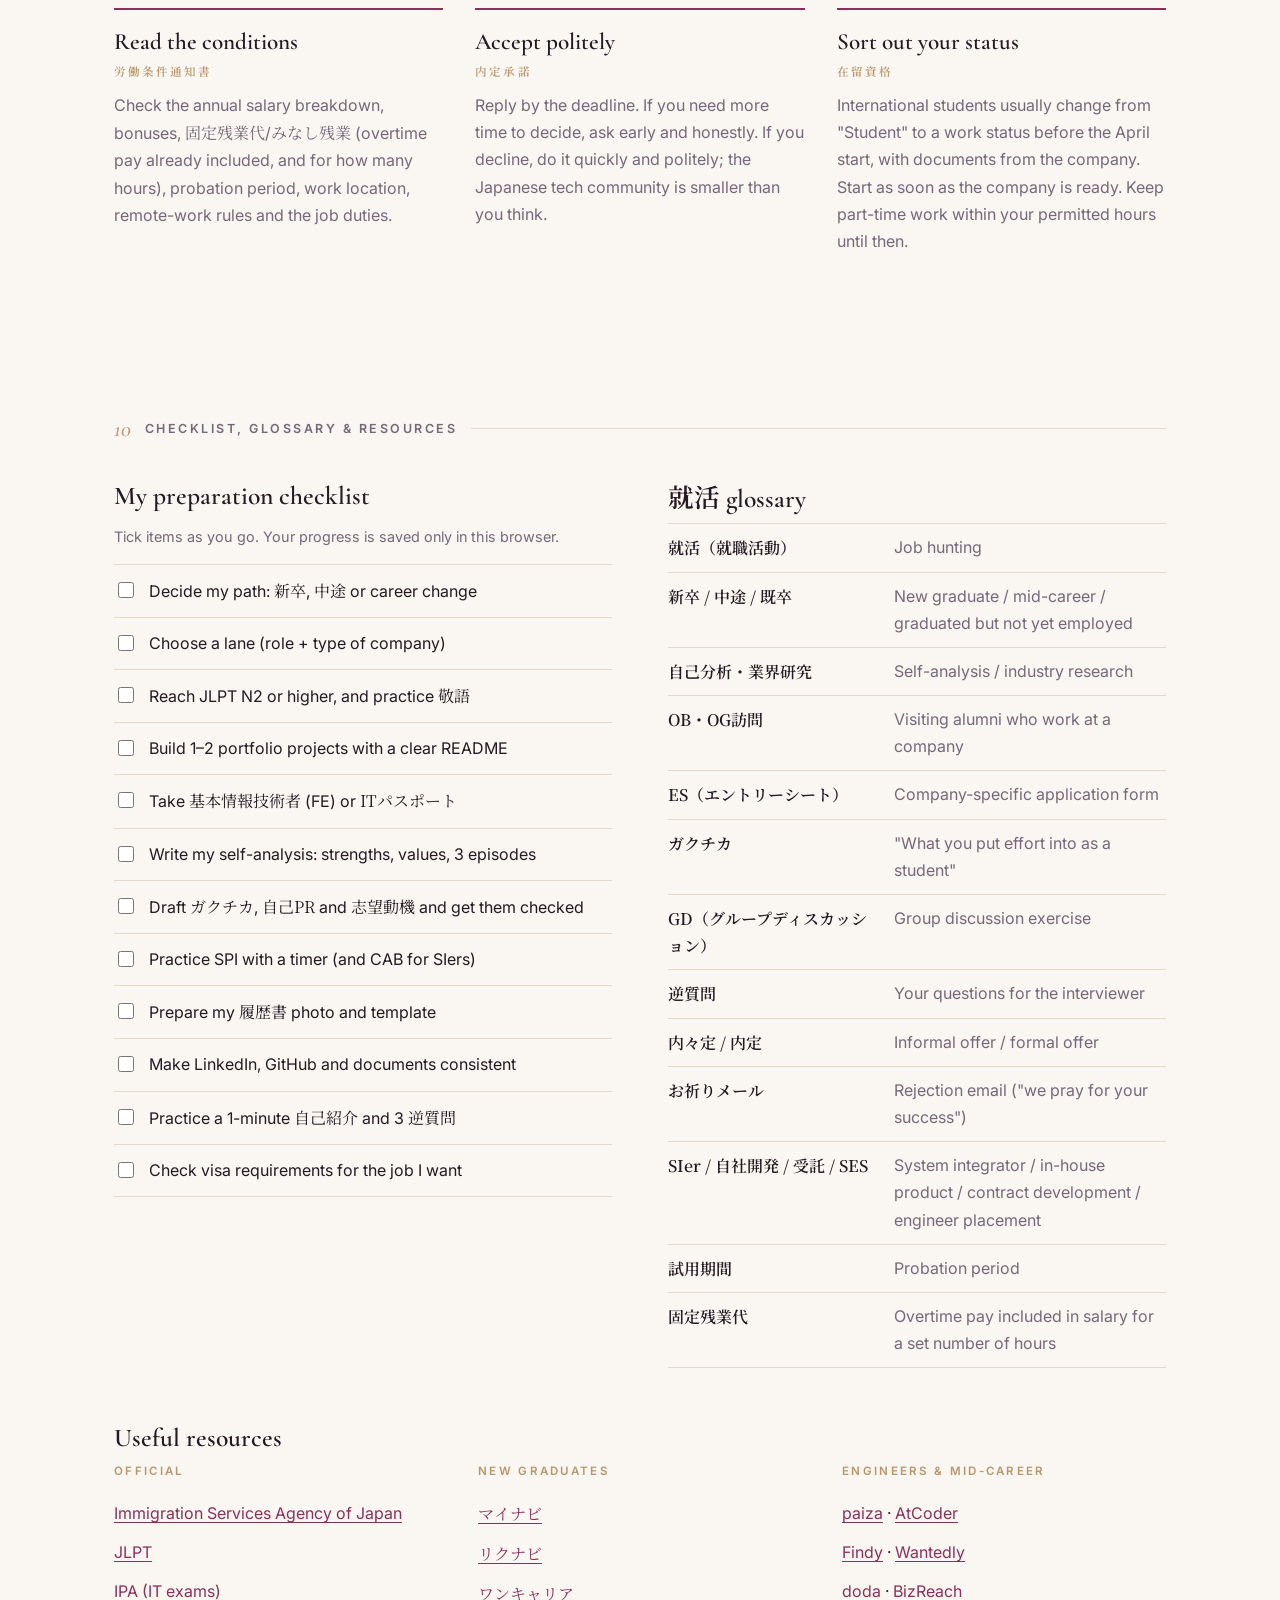
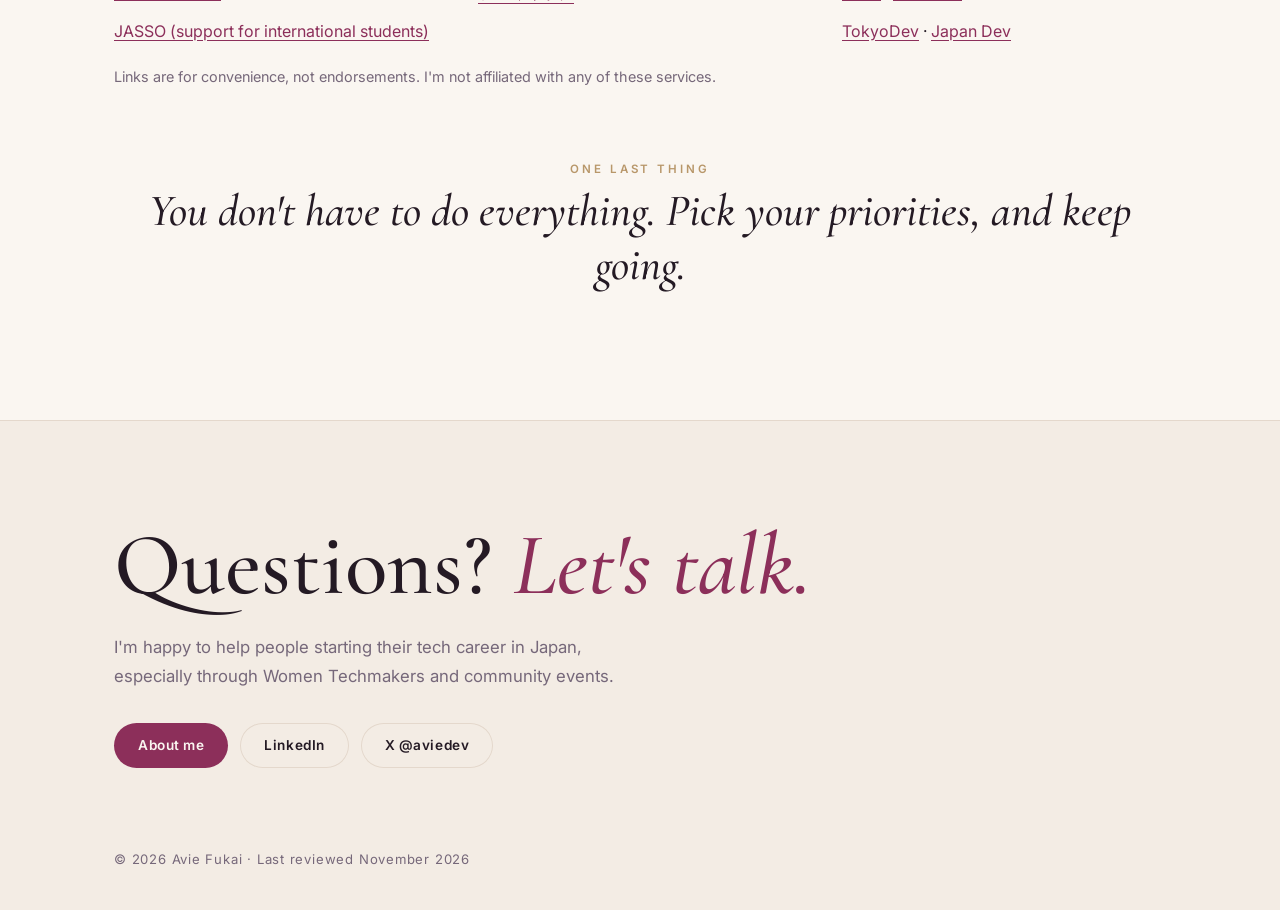
<file: guide.html>
<!doctype html>
<html lang="en">
<head>
  <meta charset="utf-8">
  <meta name="viewport" content="width=device-width, initial-scale=1">
  <title>Developer in Japan — Advice Corner</title>
  <meta name="description" content="A practical English guide to becoming a developer in Japan: preparation, 就活 timeline, 説明会, SPI, entry sheets, interviews and how to write a 履歴書 and 職務経歴書.">
  <meta property="og:title" content="Becoming a Developer in Japan — Avie's Advice Corner">
  <meta property="og:description" content="就活, 説明会, SPI, エントリーシート, interviews and 履歴書, explained in English.">
  <link rel="icon" href="data:image/svg+xml,<svg xmlns='http://www.w3.org/2000/svg' viewBox='0 0 100 100'><text y='.9em' font-size='90'>🌸</text></svg>">
  <link rel="preconnect" href="https://fonts.googleapis.com">
  <link rel="preconnect" href="https://fonts.gstatic.com" crossorigin>
  <link href="https://fonts.googleapis.com/css2?family=Cormorant+Garamond:ital,wght@0,500;0,600;1,500;1,600&family=Inter:wght@400;500;600&family=Noto+Serif+JP:wght@400;600&display=swap" rel="stylesheet">
  <link rel="stylesheet" href="styles.css">
</head>
<body class="guide">
  <nav class="nav">
    <div class="wrap nav-inner">
      <a class="monogram" href="index.html" aria-label="Back to Avie's home page">A<span>F</span></a>
      <ul class="nav-links">
        <li><a href="#paths">Paths</a></li>
        <li><a href="#prepare">Prepare</a></li>
        <li><a href="#timeline">Timeline</a></li>
        <li><a href="#tests">ES &amp; SPI</a></li>
        <li><a href="#interviews">Interviews</a></li>
        <li><a href="#documents"><span lang="ja">履歴書</span></a></li>
        <li><a href="index.html">← Home</a></li>
      </ul>
    </div>
  </nav>

  <header class="guide-hero">
    <div class="wrap">
      <div class="guide-hero-grid">
      <div>
      <p class="kicker">Advice corner · <span lang="ja">就活ガイド</span></p>
      <h1>Becoming a <em>developer</em> in Japan</h1>
      <p class="lede">
        A practical guide in English to Japanese job hunting for engineers: how to prepare,
        how <span lang="ja">就活</span> works, what to expect at <span lang="ja">説明会</span>,
        the SPI, entry sheets, the interview flow, and how to write a <span lang="ja">履歴書</span>
        and <span lang="ja">職務経歴書</span>.
      </p>
      <p class="meta">
        Written by Avie Fukai: came to Japan as a student, studied at a Japanese
        <span lang="ja">専門学校</span>, joined a Tokyo tech company as a new graduate, and has since worked as
        an engineer, Bridge SE and project manager.
      </p>
      </div>
      <figure class="hero-art" aria-hidden="true">
        <svg viewBox="0 0 360 300">
          <circle class="sun" cx="262" cy="70" r="34"/>
          <path class="fuji" d="M20 210 L 130 92 Q 148 76 166 92 L 290 210 Z"/>
          <path class="snow" d="M112 112 L 130 92 Q 148 76 166 92 L 186 112 L 170 106 L 158 118 L 146 106 L 132 118 L 124 108 Z"/>
          <path class="hill" d="M0 230 Q 90 196 180 220 T 360 214 V 300 H 0 Z"/>
          <g class="laptop">
            <rect x="120" y="168" width="150" height="96" rx="6"/>
            <rect class="screen" x="128" y="176" width="134" height="80" rx="3"/>
            <path d="M104 266 H 286 L 276 278 H 114 Z"/>
          </g>
          <g class="code">
            <line x1="138" y1="190" x2="176" y2="190"/><line x1="146" y1="202" x2="210" y2="202" class="hl"/>
            <line x1="146" y1="214" x2="190" y2="214"/><line x1="146" y1="226" x2="232" y2="226" class="hl"/>
            <line x1="138" y1="238" x2="168" y2="238"/>
          </g>
          <text x="280" y="164" class="jp" lang="ja">内定!</text>
          <g class="petals">
            <ellipse cx="60" cy="60" rx="6" ry="4" transform="rotate(-30 60 60)"/>
            <ellipse cx="100" cy="36" rx="5" ry="3.4" transform="rotate(20 100 36)"/>
            <ellipse cx="320" cy="140" rx="6" ry="4" transform="rotate(40 320 140)"/>
            <ellipse cx="40" cy="150" rx="5" ry="3.4" transform="rotate(-10 40 150)"/>
            <ellipse cx="212" cy="30" rx="4.5" ry="3" transform="rotate(60 212 30)"/>
            <ellipse cx="330" cy="40" rx="5" ry="3.4" transform="rotate(-50 330 40)"/>
          </g>
        </svg>
      </figure>
      </div>
      <aside class="callout">
        <strong>Before you read.</strong> This is general guidance based on my experience and public
        information as of 2026. Hiring schedules, test formats and visa rules change, and every company is
        different. It is not legal or immigration advice: always check the company's own instructions and
        official sources such as the Immigration Services Agency of Japan.
      </aside>

      <ol class="toc">
        <li><a href="#paths"><span>01</span> Which path are you on?</a></li>
        <li><a href="#prepare"><span>02</span> Prepare: best practices</a></li>
        <li><a href="#timeline"><span>03</span> The new-graduate <span lang="ja">就活</span> timeline</a></li>
        <li><a href="#setsumeikai"><span>04</span> <span lang="ja">説明会</span>: company info sessions</a></li>
        <li><a href="#tests"><span>05</span> Entry sheets &amp; the SPI</a></li>
        <li><a href="#interviews"><span>06</span> The interview flow</a></li>
        <li><a href="#documents"><span>07</span> Writing a <span lang="ja">履歴書</span> &amp; <span lang="ja">職務経歴書</span></a></li>
        <li><a href="#midcareer"><span>08</span> Mid-career &amp; moving from abroad</a></li>
        <li><a href="#offer"><span>09</span> After the offer</a></li>
        <li><a href="#checklist"><span>10</span> Checklist, glossary &amp; resources</a></li>
      </ol>
    </div>
  </header>

  <main>
    <!-- 01 -->
    <section id="paths" class="wrap section">
      <p class="label"><span>01</span> Which path are you on?</p>
      <p class="intro">Japan hires in two very different ways. Find yours first, because the timing, documents and tests all depend on it.</p>
      <div class="community">
        <article>
          <h3><span lang="ja">新卒</span> New graduate</h3>
          <p class="when">University, graduate school or <span lang="ja">専門学校</span></p>
          <p>Companies hire whole cohorts at once (<span lang="ja">新卒一括採用</span>) on a fixed yearly calendar, with everyone starting on April 1. They judge potential more than skills, so the SPI, entry sheets and interviews matter a lot. International students in Japan use this path too.</p>
        </article>
        <article>
          <h3><span lang="ja">中途</span> Mid-career</h3>
          <p class="when">You already have work experience</p>
          <p>Hiring happens all year for specific positions. Companies judge what you have done: your <span lang="ja">職務経歴書</span>, technical interviews and coding tests. Recruitment agents and scouting sites are common.</p>
        </article>
        <article>
          <h3><span lang="ja">第二新卒</span> Early career</h3>
          <p class="when">About 1–3 years after graduating</p>
          <p>Many companies welcome people who left their first job early. You are judged a bit like a new graduate (potential) and a bit like mid-career (what you learned).</p>
        </article>
        <article>
          <h3><span lang="ja">未経験</span> Career change</h3>
          <p class="when">New to software</p>
          <p>Possible, but you need proof: projects, a portfolio and basic certifications. Many entry roles are at SES companies (engineers placed at client sites). Understand that model before you sign.</p>
        </article>
      </div>
    </section>

    <!-- 02 -->
    <section id="prepare" class="wrap section">
      <p class="label"><span>02</span> Prepare: best practices</p>

      <div class="two">
        <div>
          <h3 class="h">1. Be honest about your Japanese</h3>
          <p>At most Japanese-speaking companies, <strong>JLPT N2</strong> is the usual minimum and N1 helps a lot, especially for client-facing work or Bridge SE roles. Some international tech companies work in English, but there are fewer of them and competition is strong. The JLPT tests reading and listening, so also practice <em>speaking</em> and writing in <span lang="ja">敬語</span> (polite language): interviews and entry sheets need it.</p>

          <h3 class="h">2. Pick a lane</h3>
          <p>"IT" is too broad. Decide whether you want frontend, backend, infrastructure, data, QA, Bridge SE and so on, and what kind of company: <span lang="ja">自社開発</span> (in-house products), <span lang="ja">受託開発</span>/SIer (building systems for clients) or SES (placement at client sites). Job titles in Japan are not standardized, so always read the <span lang="ja">仕事内容</span> (job duties) and required skills.</p>

          <h3 class="h">3. Build proof, not only credentials</h3>
          <p>Projects matter more than ever. A good project shows what problem you solved, how you built it (and how you used AI tools), and what happened. Keep your GitHub tidy, write a short README in English and, if you can, Japanese. A blog or short write-ups help interviewers understand how you think.</p>
        </div>
        <div>
          <h3 class="h">4. Get a Japanese IT certification</h3>
          <p>IPA's national exams are widely recognized: <span lang="ja">ITパスポート</span> (IT basics), <span lang="ja">基本情報技術者</span> (FE, the classic engineer entry exam) and <span lang="ja">応用情報技術者</span> (AP). They show Japanese technical vocabulary as well as knowledge. For the AP exam, I keep an <a href="https://github.com/avie-dev/ap-exam-vocabulary-guide" target="_blank" rel="noopener">English vocabulary guide</a> on GitHub.</p>

          <h3 class="h">5. Understand the visa early</h3>
          <p>Most developers work on the <span lang="ja">技術・人文知識・国際業務</span> ("Engineer / Specialist in Humanities / International Services") status. In general it requires a degree or Japanese <span lang="ja">専門学校</span> diploma related to the job, or enough years of relevant work experience; certain IT exams such as the IPA exams can also count in some cases. Requirements are detailed and change, so confirm with the Immigration Services Agency or your employer's HR.</p>

          <h3 class="h">6. Make your online presence tell one story</h3>
          <p>Your LinkedIn, GitHub, portfolio and <span lang="ja">履歴書</span> should agree: same dates, same titles, same story about what you do. Recruiters compare them. Then network with intention: communities, meetups and referrals build trust faster than cold applications.</p>
        </div>
      </div>

      <h3 class="h top">Common engineering roles in Japan</h3>
      <div class="tablewrap">
        <table>
          <thead><tr><th>Japanese title</th><th>Role</th><th>What they do</th></tr></thead>
          <tbody>
            <tr><td lang="ja">フロントエンドエンジニア</td><td>Frontend Engineer</td><td>Web interfaces and user experience (HTML, CSS, JavaScript, React, Vue, TypeScript).</td></tr>
            <tr><td lang="ja">バックエンドエンジニア</td><td>Backend Engineer</td><td>Server-side logic, APIs and databases (Python, Java, Node.js).</td></tr>
            <tr><td lang="ja">フルスタックエンジニア</td><td>Full-Stack Engineer</td><td>Both frontend and backend; some companies also expect network knowledge.</td></tr>
            <tr><td lang="ja">インフラエンジニア</td><td>Infrastructure Engineer</td><td>Servers, networks and IT infrastructure (Linux, Nginx, networking).</td></tr>
            <tr><td lang="ja">クラウドエンジニア</td><td>Cloud Engineer</td><td>Cloud architecture and automation (AWS, Azure, Google Cloud).</td></tr>
            <tr><td lang="ja">DevOpsエンジニア</td><td>DevOps Engineer</td><td>CI/CD, monitoring and infrastructure as code (Docker, Kubernetes, Terraform).</td></tr>
            <tr><td lang="ja">組み込みエンジニア</td><td>Embedded Engineer</td><td>Software for vehicles, industrial equipment and IoT (C/C++, RTOS).</td></tr>
            <tr><td lang="ja">社内SE</td><td>Internal Systems Engineer</td><td>Internal IT systems, employee support and vendors. Some roles include development, some don't.</td></tr>
            <tr><td lang="ja">ブリッジSE</td><td>Bridge SE (BrSE)</td><td>Connects Japanese clients and offshore teams: clarifies requirements and coordinates projects.</td></tr>
            <tr><td lang="ja">システムエンジニア（SE）</td><td>Systems Engineer</td><td>Requirements, system design, documentation and coordinating development.</td></tr>
            <tr><td lang="ja">QAエンジニア</td><td>QA Engineer</td><td>Test planning and execution, test automation (Selenium, Playwright).</td></tr>
            <tr><td lang="ja">SRE</td><td>Site Reliability Engineer</td><td>Reliability through monitoring, incident response and automation.</td></tr>
          </tbody>
        </table>
      </div>
    </section>

    <!-- 03 -->
    <section id="timeline" class="wrap section">
      <p class="label"><span>03</span> The new-graduate <span lang="ja">就活</span> timeline</p>
      <p class="intro">For a 4-year university, job hunting starts in your 3rd year, about 18 months before you start work. On a 2-year <span lang="ja">専門学校</span> course, it all happens in your first year, so start early. The official schedule below is the government-requested guideline; many companies, especially IT, foreign-owned and start-up companies, move earlier.</p>

      <figure class="chart">
        <figcaption><h3>A typical 4-year-university <span lang="ja">就活</span> calendar</h3><p class="note">Months are approximate and vary by company.</p></figcaption>
        <div class="chart-scroll">
          <svg class="gantt calendar" viewBox="0 0 1000 300" role="img" aria-label="Calendar from April of the 3rd year to April of the start year. Self-analysis and research April to February; summer internships August to September; autumn and winter internships and early selection October to February; info sessions and entry sheets March to May; interviews and offers March to July. Key dates: March 1 entries open, June 1 official selection, October 1 offer ceremony, April 1 first day.">
            <g class="grid">
              <line x1="210" y1="34" x2="210" y2="230"/><line x1="303.6" y1="34" x2="303.6" y2="230"/>
              <line x1="397.2" y1="34" x2="397.2" y2="230"/><line x1="490.8" y1="34" x2="490.8" y2="230"/>
              <line x1="584.4" y1="34" x2="584.4" y2="230"/><line x1="678" y1="34" x2="678" y2="230"/>
              <line x1="771.6" y1="34" x2="771.6" y2="230"/><line x1="865.2" y1="34" x2="865.2" y2="230"/>
              <line x1="958.8" y1="34" x2="958.8" y2="230"/>
            </g>
            <g class="markers">
              <line x1="553.2" y1="30" x2="553.2" y2="230"/><text x="549" y="22" text-anchor="end">Mar 1 · <tspan lang="ja">広報解禁</tspan></text>
              <line x1="646.8" y1="30" x2="646.8" y2="230"/><text x="651" y="22">Jun 1 · <tspan lang="ja">選考解禁</tspan></text>
              <line x1="771.6" y1="30" x2="771.6" y2="230"/><text x="776" y="22">Oct 1 · <tspan lang="ja">内定式</tspan></text>
              <line x1="958.8" y1="30" x2="958.8" y2="230"/><text x="954" y="22" text-anchor="end">Apr 1 · <tspan lang="ja">入社</tspan></text>
            </g>
            <line class="baseline" x1="210" y1="230" x2="990" y2="230"/>
            <g class="ticks">
              <text x="210" y="250">Apr</text><text x="303.6" y="250">Jul</text><text x="397.2" y="250">Oct</text>
              <text x="490.8" y="250">Jan</text><text x="584.4" y="250">Apr</text><text x="678" y="250">Jul</text>
              <text x="771.6" y="250">Oct</text><text x="865.2" y="250">Jan</text><text x="958.8" y="250">Apr</text>
            </g>
            <g class="years">
              <text x="397.2" y="280">3rd year</text><text x="771.6" y="280">4th year</text>
            </g>
            <g class="row-labels">
              <text x="0" y="60">Self-analysis &amp; research</text>
              <text x="0" y="100">Summer internships</text>
              <text x="0" y="140">Autumn/winter &amp; early selection</text>
              <text x="0" y="180"><tspan lang="ja">説明会</tspan> &amp; entry sheets</text>
              <text x="0" y="220">Interviews &amp; offers</text>
            </g>
            <g class="bar work">
              <rect x="210" y="44" width="343.2" height="24" rx="4"><title>Self-analysis and industry research: April to February</title></rect>
              <rect x="334.8" y="84" width="62.4" height="24" rx="4"><title>Summer internships: usually held August to September (apply around April to June)</title></rect>
              <rect x="397.2" y="124" width="156" height="24" rx="4"><title>Autumn/winter internships and early selection: October to February</title></rect>
              <rect x="553.2" y="164" width="93.6" height="24" rx="4"><title>Info sessions and entry sheets: March to May</title></rect>
              <rect x="553.2" y="204" width="156" height="24" rx="4"><title>Interviews and informal offers: March to July, peaking around June</title></rect>
            </g>
          </svg>
        </div>
      </figure>

      <ol class="steps">
        <li>
          <p class="when">3rd year · spring–summer</p>
          <h3><span lang="ja">自己分析・業界研究</span></h3>
          <p>Self-analysis (strengths, values, episodes) and industry research. Apply for <strong>summer internships</strong> (applications around April–June, held around August–September). Internships increasingly lead directly into selection.</p>
        </li>
        <li>
          <p class="when">3rd year · autumn–winter</p>
          <h3>Autumn &amp; winter internships</h3>
          <p>More internships, OB/OG visits (talking to alumni at companies) and <strong>early selection</strong> at IT, foreign-owned and start-up companies. Start SPI practice now.</p>
        </li>
        <li>
          <p class="when">March 1 · 1 year before graduating</p>
          <h3><span lang="ja">広報解禁</span> — entries open</h3>
          <p>Companies officially open recruiting on job sites. <span lang="ja">説明会</span> season begins, and you submit entries and entry sheets.</p>
        </li>
        <li>
          <p class="when">March–May</p>
          <h3>ES, tests &amp; early interviews</h3>
          <p>Entry sheets, aptitude tests (SPI etc.), group discussions and first-round interviews. Many students already have <span lang="ja">内々定</span> (informal offers) before June.</p>
        </li>
        <li>
          <p class="when">June 1</p>
          <h3><span lang="ja">選考解禁</span> — official selection</h3>
          <p>The official start of interviews and offers. Final interviews and <span lang="ja">内々定</span> peak around now.</p>
        </li>
        <li>
          <p class="when">October 1</p>
          <h3><span lang="ja">内定式</span> — formal offer</h3>
          <p>The formal offer ceremony. International students: plan the change of residence status with the company (see section 09).</p>
        </li>
        <li>
          <p class="when">April 1</p>
          <h3><span lang="ja">入社</span> — first day</h3>
          <p>Everyone starts together, usually with several weeks or months of new-graduate training.</p>
        </li>
      </ol>
    </section>

    <!-- 04 -->
    <section id="setsumeikai" class="wrap section">
      <p class="label"><span>04</span> <span lang="ja">説明会</span>: company info sessions</p>
      <div class="two">
        <div>
          <p class="intro">A <span lang="ja">説明会</span> is where a company explains its business, work and hiring process. It can feel like a formality, but it is often the <em>first step of selection</em>: some companies only open entry or skip a step for people who attended.</p>
          <ul class="ticks">
            <li><strong><span lang="ja">合同説明会</span></strong> (job fairs): many companies in one place. Good for discovering companies you didn't know.</li>
            <li><strong><span lang="ja">個別説明会</span></strong> (company sessions): one company, deeper information, often online.</li>
            <li>Book through job sites (<span lang="ja">マイナビ</span>, <span lang="ja">リクナビ</span>) or the company's recruiting page. Popular sessions fill up fast.</li>
          </ul>
        </div>
        <div>
          <h3 class="h">How to get the most out of it</h3>
          <ul class="ticks">
            <li>Read the company website first, so your questions aren't answered on page one.</li>
            <li>Take notes. They become your <span lang="ja">志望動機</span> (reason for applying) later.</li>
            <li>Ask one specific question: tech stack, team size, how new engineers are trained, how much coding juniors actually do.</li>
            <li>Dress: <span lang="ja">リクルートスーツ</span> is the safe default for traditional companies. "<span lang="ja">服装自由</span>" (free dress) usually means smart casual, not a T-shirt. Many IT companies are relaxed.</li>
            <li>Online: test your camera and mic, use a plain background, keep your camera on and use your real name.</li>
          </ul>
        </div>
      </div>
    </section>

    <!-- 05 -->
    <section id="tests" class="wrap section">
      <p class="label"><span>05</span> Entry sheets &amp; the SPI</p>

      <h3 class="h">The entry sheet (ES / <span lang="ja">エントリーシート</span>)</h3>
      <p class="intro">An ES is a company-specific application form with short essay questions, usually 200–400 Japanese characters each. Interviewers read it and ask about it, so keep a copy of everything you submit.</p>
      <div class="community three">
        <article>
          <h3><span lang="ja">ガクチカ</span></h3>
          <p class="when">What you worked hard on as a student</p>
          <p>One episode: the situation, your goal, the problem, what <em>you</em> did, and the result with numbers. Clubs, part-time jobs, research and personal projects all count. A coding project is a strong choice for engineers.</p>
        </article>
        <article>
          <h3><span lang="ja">自己PR</span></h3>
          <p class="when">Your strength</p>
          <p>Name one strength, prove it with an episode, then explain how it helps in this job. Being bilingual is good, but show what you did with it, such as bridging two teams.</p>
        </article>
        <article>
          <h3><span lang="ja">志望動機</span></h3>
          <p class="when">Why this company</p>
          <p>Why this industry, why this company (not its competitors), and what you want to do there. Use what you learned at <span lang="ja">説明会</span> and on the website.</p>
        </article>
      </div>
      <div class="two">
        <div>
          <h3 class="h">ES best practices</h3>
          <ul class="ticks">
            <li><strong><span lang="ja">結論から</span></strong>: state the conclusion first, then the reason and episode (PREP or STAR structure).</li>
            <li>Use about 80–90% of the character limit or more. Very short answers look unmotivated.</li>
            <li>Write in <span lang="ja">です・ます</span> style consistently, and avoid spoken expressions.</li>
            <li>Write <span lang="ja">貴社</span> for "your company" in documents; say <span lang="ja">御社</span> when speaking.</li>
            <li>Be specific: numbers, your role, what changed. Don't exaggerate; you'll be asked about it.</li>
            <li>Ask a native speaker, your school's career center or a mentor to check your Japanese.</li>
          </ul>
        </div>
        <div>
          <h3 class="h">An ES answer skeleton</h3>
          <div class="sample" lang="ja">
            <p><b>結論</b>　私が学生時代に力を入れたことは、〇〇です。</p>
            <p><b>状況・課題</b>　当時、〇〇という課題がありました。</p>
            <p><b>行動</b>　そこで私は、〇〇を提案し、〇〇に取り組みました。</p>
            <p><b>結果</b>　その結果、〇〇が〇％改善しました。</p>
            <p><b>学び・活かし方</b>　この経験から〇〇を学び、貴社でも〇〇に活かしたいと考えています。</p>
          </div>
        </div>
      </div>

      <h3 class="h top">The SPI and other aptitude tests (<span lang="ja">適性検査</span>)</h3>
      <p class="intro">Many companies use an aptitude test to filter applicants early. The most common is Recruit's <strong>SPI</strong>. It isn't hard, but it is <em>fast</em>, so practice is what makes the difference.</p>
      <div class="tablewrap">
        <table>
          <thead><tr><th>Part</th><th>What it tests</th><th>Tips</th></tr></thead>
          <tbody>
            <tr><td><span lang="ja">言語</span> Verbal</td><td>Word relationships, meanings, sentence order, reading comprehension</td><td>The hardest part for non-native speakers. Learn the common question types and practice reading quickly.</td></tr>
            <tr><td><span lang="ja">非言語</span> Non-verbal</td><td>Junior-high-level math: logic (<span lang="ja">推論</span>), probability, profit and loss, speed, tables</td><td>Your best place to score. Learn the patterns from a prep book and practice with a timer.</td></tr>
            <tr><td><span lang="ja">性格検査</span> Personality</td><td>Work style and personality</td><td>Answer honestly and consistently. Similar questions repeat to check consistency.</td></tr>
            <tr><td>English / <span lang="ja">構造的把握力</span></td><td>Optional sections some companies add</td><td>Check which sections your target companies use.</td></tr>
          </tbody>
        </table>
      </div>
      <div class="two">
        <div>
          <h3 class="h">Test formats</h3>
          <ul class="ticks">
            <li><strong><span lang="ja">テストセンター</span></strong>: at a test center or online with monitoring. You can often reuse your result for other companies, so once you get a good score, keep it.</li>
            <li><strong><span lang="ja">WEBテスティング</span></strong>: at home on your own computer.</li>
            <li><strong><span lang="ja">ペーパーテスティング</span></strong> and <strong><span lang="ja">インハウスCBT</span></strong>: on paper or a computer at the company's office.</li>
          </ul>
        </div>
        <div>
          <h3 class="h">Other tests you may meet</h3>
          <ul class="ticks">
            <li><strong><span lang="ja">玉手箱</span></strong>: web test with very tight time limits; common at large companies.</li>
            <li><strong>CAB</strong>: designed for IT and programming roles: mental arithmetic, patterns, instruction tables and codes. Worth practicing if you apply to SIers.</li>
            <li><strong>GAB</strong> and <strong>TG-WEB</strong>: other aptitude tests some companies use.</li>
            <li><strong>Coding tests</strong> for engineers: paiza, AtCoder-style problems, HackerRank or a take-home assignment.</li>
          </ul>
        </div>
      </div>
    </section>

    <!-- 06 -->
    <section id="interviews" class="wrap section">
      <p class="label"><span>06</span> The interview flow</p>
      <p class="intro">A typical new-graduate flow is below. Mid-career is shorter and more technical (see section 08). Expect each step to take about a week or two.</p>
      <ol class="flow">
        <li><span>Entry</span> on a job site or the company page</li>
        <li><span lang="ja">説明会</span> info session</li>
        <li><span>ES / <span lang="ja">履歴書</span></span> document screening</li>
        <li><span><span lang="ja">適性検査</span></span> SPI, CAB or coding test</li>
        <li><span>GD</span> group discussion (some companies)</li>
        <li><span><span lang="ja">一次面接</span></span> HR or young engineers</li>
        <li><span><span lang="ja">二次面接</span></span> managers, often technical</li>
        <li><span><span lang="ja">最終面接</span></span> executives: motivation and fit</li>
        <li><span><span lang="ja">内々定</span></span> informal offer</li>
      </ol>

      <div class="two">
        <div>
          <h3 class="h">Questions you will almost certainly get</h3>
          <ul class="ticks">
            <li><span lang="ja">自己紹介</span>: introduce yourself in about one minute.</li>
            <li><span lang="ja">志望動機</span>: why this company and this role?</li>
            <li><span lang="ja">ガクチカ</span> / your projects: expect "why?" follow-up questions 3–4 levels deep.</li>
            <li>Strengths and weaknesses, with an episode each.</li>
            <li>For international candidates: "Why Japan?" and "How long do you plan to work in Japan?" Give a sincere, concrete answer.</li>
            <li>Your career in 5–10 years.</li>
            <li>Other companies you are interviewing with (<span lang="ja">他社の選考状況</span>). Be honest and keep it short.</li>
            <li><span lang="ja">逆質問</span>: "Do you have any questions?" Always prepare 2–3. Ask about the work, team and growth, not things on the website.</li>
          </ul>
        </div>
        <div>
          <h3 class="h">Engineer-specific interviews</h3>
          <ul class="ticks">
            <li>Explain one project end to end: the problem, design decisions, what was hard and what you would change.</li>
            <li>Be ready to read your own GitHub code with the interviewer.</li>
            <li>Practice thinking aloud in Japanese during coding questions.</li>
            <li>"I don't know, but here is how I'd find out" is a good answer.</li>
          </ul>
          <h3 class="h">Manners that still matter</h3>
          <ul class="ticks">
            <li>Arrive 5–10 minutes early (not 30). For online interviews, join a few minutes early.</li>
            <li>Knock, say <span lang="ja">「失礼いたします」</span>, and sit down only when told <span lang="ja">「どうぞ」</span>. Bag on the floor next to your chair.</li>
            <li>Answer with the conclusion first, then explain.</li>
            <li>Online: camera at eye level, quiet room, plain background, look at the camera when you speak.</li>
            <li>A short thank-you email afterwards is optional but leaves a good impression.</li>
          </ul>
        </div>
      </div>
    </section>

    <!-- 07 -->
    <section id="documents" class="wrap section">
      <p class="label"><span>07</span> Writing a <span lang="ja">履歴書</span> &amp; <span lang="ja">職務経歴書</span></p>
      <p class="intro">The <span lang="ja">履歴書</span> is a standard-format personal history that every applicant submits. The <span lang="ja">職務経歴書</span> is a free-format work history that mid-career applicants add. Follow each company's instructions first; these are the common conventions.</p>

      <div class="doc-grid">
      <figure class="rireki" aria-label="Sample layout of a Japanese resume (履歴書) with its main sections">
        <svg viewBox="0 0 360 500" role="img">
          <title>Sample 履歴書 layout: title and date, name with furigana, photo box, contact details, education and work history table ending with 以上, licenses, motivation and preferences.</title>
          <rect class="sheet" x="1" y="1" width="358" height="498" rx="4"/>
          <text x="20" y="40" class="t-title" lang="ja">履 歴 書</text>
          <text x="236" y="40" class="t-small" lang="ja">2026年 11月 2日現在</text>
          <rect class="cell" x="20" y="56" width="236" height="20"/><text x="28" y="70" class="t-small" lang="ja">ふりがな　やまだ はなこ</text>
          <rect class="cell" x="20" y="76" width="236" height="44"/><text x="28" y="92" class="t-small" lang="ja">氏名</text><text x="70" y="110" class="t-name" lang="ja">山田 花子</text>
          <rect class="cell" x="20" y="120" width="236" height="40"/><text x="28" y="136" class="t-small" lang="ja">現住所 〒000-0000</text><line class="ph" x1="28" y1="150" x2="200" y2="150"/>
          <rect class="photo" x="270" y="56" width="70" height="94" rx="2"/><text x="305" y="98" class="t-small" text-anchor="middle" lang="ja">写真</text><text x="305" y="114" class="t-small" text-anchor="middle">3 × 4 cm</text>
          <rect class="cell" x="20" y="176" width="320" height="20"/>
          <text x="40" y="190" class="t-small" lang="ja">年</text><text x="72" y="190" class="t-small" lang="ja">月</text><text x="180" y="190" class="t-small" text-anchor="middle" lang="ja">学歴・職歴</text>
          <line class="cell-l" x1="56" y1="176" x2="56" y2="356"/><line class="cell-l" x1="88" y1="176" x2="88" y2="356"/>
          <g class="rows-l">
            <rect class="cell" x="20" y="196" width="320" height="160"/>
            <line x1="20" y1="216" x2="340" y2="216"/><line x1="20" y1="236" x2="340" y2="236"/><line x1="20" y1="256" x2="340" y2="256"/>
            <line x1="20" y1="276" x2="340" y2="276"/><line x1="20" y1="296" x2="340" y2="296"/><line x1="20" y1="316" x2="340" y2="316"/><line x1="20" y1="336" x2="340" y2="336"/>
          </g>
          <text x="214" y="210" class="t-small" text-anchor="middle" lang="ja">学歴</text>
          <text x="96" y="230" class="t-small" lang="ja">〇〇高等学校 入学</text><line class="ph" x1="28" y1="226" x2="50" y2="226"/>
          <text x="96" y="250" class="t-small" lang="ja">〇〇専門学校 卒業</text><line class="ph" x1="28" y1="246" x2="50" y2="246"/>
          <text x="214" y="270" class="t-small" text-anchor="middle" lang="ja">職歴</text>
          <text x="96" y="290" class="t-small" lang="ja">株式会社〇〇 入社</text><line class="ph" x1="28" y1="286" x2="50" y2="286"/>
          <text x="96" y="310" class="t-small" lang="ja">現在に至る</text>
          <text x="330" y="330" class="t-small" text-anchor="end" lang="ja">以上</text>
          <rect class="cell" x="20" y="366" width="320" height="50"/><text x="28" y="382" class="t-small" lang="ja">免許・資格</text>
          <text x="40" y="402" class="t-small" lang="ja">日本語能力試験N1 合格</text>
          <rect class="cell" x="20" y="416" width="320" height="44"/><text x="28" y="432" class="t-small" lang="ja">志望動機・自己PR</text><line class="ph" x1="40" y1="448" x2="300" y2="448"/>
          <rect class="cell" x="20" y="460" width="320" height="26"/><text x="28" y="477" class="t-small" lang="ja">本人希望記入欄　貴社の規定に従います。</text>
          <g class="pins">
            <circle cx="20" cy="56" r="9"/><text x="20" y="60">1</text>
            <circle cx="340" cy="56" r="9"/><text x="340" y="60">2</text>
            <circle cx="20" cy="196" r="9"/><text x="20" y="200">3</text>
            <circle cx="340" cy="330" r="9"/><text x="340" y="334">4</text>
            <circle cx="20" cy="366" r="9"/><text x="20" y="370">5</text>
            <circle cx="20" cy="460" r="9"/><text x="20" y="464">6</text>
          </g>
        </svg>
        <figcaption>
          <ol class="pin-key">
            <li>Name with <span lang="ja">ふりがな</span>, as on your residence card</li>
            <li>Recent photo, about 3 × 4 cm</li>
            <li><span lang="ja">学歴</span> then <span lang="ja">職歴</span>, one line per entry and exit</li>
            <li>End with <span lang="ja">「以上」</span>, right-aligned</li>
            <li>Official names of licenses</li>
            <li>Usually <span lang="ja">「貴社の規定に従います。」</span></li>
          </ol>
        </figcaption>
      </figure>
      <div>
      <h3 class="h"><span lang="ja">履歴書</span>: field by field</h3>
      <ul class="rows doc">
        <li><span>Format<small>Use the JIS-style form or the Ministry of Health, Labour and Welfare sample format (2021), where gender is optional. Typed (PC) is widely accepted, especially in IT; handwrite only if asked.</small></span></li>
        <li><span>Date<small>The date you submit it (posting date if mailed, interview date if you bring it). Use <span lang="ja">西暦</span> (2026) or <span lang="ja">和暦</span> (<span lang="ja">令和8年</span>) consistently throughout.</small></span></li>
        <li><span>Name &amp; <span lang="ja">ふりがな</span><small>Write your name exactly as on your residence card, with the reading in <span lang="ja">ふりがな</span> or <span lang="ja">フリガナ</span> as the form says.</small></span></li>
        <li><span>Photo<small>About 4 × 3 cm, taken within the last 3 months, plain background, neat clothes. No selfies or edited photos.</small></span></li>
        <li><span><span lang="ja">学歴</span> Education<small>Usually starting from high school entrance or junior-high graduation. One line per entry and exit (<span lang="ja">入学</span> / <span lang="ja">卒業</span>; <span lang="ja">卒業見込み</span> if you haven't graduated). For schools abroad, add the country and the official name.</small></span></li>
        <li><span><span lang="ja">職歴</span> Work history<small>Each <span lang="ja">入社</span> and <span lang="ja">退社</span> with the company's full name. End with <span lang="ja">「現在に至る」</span> if employed, then <span lang="ja">「以上」</span> right-aligned. New graduates write <span lang="ja">「なし」</span>; long-term internships can go in the self-PR.</small></span></li>
        <li><span><span lang="ja">免許・資格</span> Licenses<small>Official names with the month obtained, e.g. <span lang="ja">日本語能力試験N1 合格</span>, <span lang="ja">基本情報技術者試験 合格</span>. Oldest first.</small></span></li>
        <li><span><span lang="ja">志望動機・自己PR</span><small>Short and tailored to the company. Reuse your ES thinking, but don't copy the same text everywhere.</small></span></li>
        <li><span><span lang="ja">本人希望記入欄</span><small>Usually <span lang="ja">「貴社の規定に従います。」</span> Only write real conditions here, such as a required change of residence status.</small></span></li>
        <li><span>Finishing<small>If handwritten, no correction fluid: rewrite the page. If digital, send a PDF named like <span lang="ja">氏名_履歴書.pdf</span>. Keep a copy for interview prep.</small></span></li>
      </ul>
      </div>
      </div>

      <h3 class="h top"><span lang="ja">職務経歴書</span>: for mid-career</h3>
      <div class="two">
        <div>
          <p>Usually A4, 1–3 pages. The most common layout lists jobs with the newest first (<span lang="ja">逆編年体</span>) or the oldest first (<span lang="ja">編年体</span>):</p>
          <ol class="numbered">
            <li><span lang="ja">職務要約</span>: a 3–5 line summary of your career.</li>
            <li><span lang="ja">活かせる経験・知識・技術</span>: what you bring.</li>
            <li><span lang="ja">職務経歴</span>: for each project, the period, role, what you did, results, tech stack and team size.</li>
            <li><span lang="ja">テクニカルスキル</span>: languages, frameworks, cloud, tools.</li>
            <li><span lang="ja">資格・語学</span>: certifications and languages.</li>
            <li><span lang="ja">自己PR</span>: how your strengths fit the role.</li>
          </ol>
        </div>
        <div>
          <h3 class="h">Best practices</h3>
          <ul class="ticks">
            <li>Show results with numbers: team size, % improvement, time saved.</li>
            <li>Make your role clear: what <em>you</em> did vs what the team did.</li>
            <li><strong>Protect confidentiality</strong>: describe clients by industry ("a large entertainment web platform"), not by name, and never include internal system names or confidential figures.</li>
            <li>Tailor the summary and self-PR to each job posting.</li>
            <li>Keep dates and titles consistent with your <span lang="ja">履歴書</span> and LinkedIn.</li>
          </ul>
        </div>
      </div>
    </section>

    <!-- 08 -->
    <section id="midcareer" class="wrap section">
      <p class="label"><span>08</span> Mid-career &amp; moving from abroad</p>
      <div class="two">
        <div>
          <h3 class="h">Where to find jobs</h3>
          <ul class="ticks">
            <li><strong>Recruitment agents</strong> (<span lang="ja">転職エージェント</span>): free for candidates because the company pays the fee. They help with documents, interview prep and salary negotiation. Choose ones that know IT.</li>
            <li><strong>Scouting sites</strong>: companies contact you (e.g. BizReach, Findy, LinkedIn). Keep your profile complete and current.</li>
            <li><strong>English-friendly job boards</strong> such as TokyoDev and Japan Dev.</li>
            <li><strong>Referrals</strong> (<span lang="ja">リファラル</span>): communities and meetups. Build trust first; don't ask a stranger for a referral the first time you talk.</li>
          </ul>
        </div>
        <div>
          <h3 class="h">The mid-career flow</h3>
          <ol class="numbered">
            <li>Document screening (<span lang="ja">履歴書</span> + <span lang="ja">職務経歴書</span>, sometimes GitHub).</li>
            <li><span lang="ja">カジュアル面談</span>: an informal chat. Officially not a selection step, but still make a good impression.</li>
            <li>Coding test or take-home assignment.</li>
            <li>Technical interview, then a final interview (often 2–3 rounds in total).</li>
            <li><span lang="ja">オファー面談</span>: the offer meeting, where you review the conditions (next section).</li>
            <li>Resign from your current job and hand over your work. Check your contract and work rules: one month's notice is common.</li>
          </ol>
          <p class="note">Already on a work visa and changing employers? Generally you don't need a new visa for the same kind of work, but you must notify Immigration within 14 days. Check the official site for current rules.</p>
        </div>
      </div>
    </section>

    <!-- 09 -->
    <section id="offer" class="wrap section">
      <p class="label"><span>09</span> After the offer</p>
      <div class="community three">
        <article>
          <h3>Read the conditions</h3>
          <p class="when"><span lang="ja">労働条件通知書</span></p>
          <p>Check the annual salary breakdown, bonuses, <span lang="ja">固定残業代</span>/<span lang="ja">みなし残業</span> (overtime pay already included, and for how many hours), probation period, work location, remote-work rules and the job duties.</p>
        </article>
        <article>
          <h3>Accept politely</h3>
          <p class="when"><span lang="ja">内定承諾</span></p>
          <p>Reply by the deadline. If you need more time to decide, ask early and honestly. If you decline, do it quickly and politely; the Japanese tech community is smaller than you think.</p>
        </article>
        <article>
          <h3>Sort out your status</h3>
          <p class="when"><span lang="ja">在留資格</span></p>
          <p>International students usually change from "Student" to a work status before the April start, with documents from the company. Start as soon as the company is ready. Keep part-time work within your permitted hours until then.</p>
        </article>
      </div>
    </section>

    <!-- 10 -->
    <section id="checklist" class="wrap section">
      <p class="label"><span>10</span> Checklist, glossary &amp; resources</p>
      <div class="two">
        <div>
          <h3 class="h">My preparation checklist</h3>
          <p class="note">Tick items as you go. Your progress is saved only in this browser.</p>
          <ul class="checks" id="checks">
            <li><label><input type="checkbox"> <span>Decide my path: <span lang="ja">新卒</span>, <span lang="ja">中途</span> or career change</span></label></li>
            <li><label><input type="checkbox"> <span>Choose a lane (role + type of company)</span></label></li>
            <li><label><input type="checkbox"> <span>Reach JLPT N2 or higher, and practice <span lang="ja">敬語</span></span></label></li>
            <li><label><input type="checkbox"> <span>Build 1–2 portfolio projects with a clear README</span></label></li>
            <li><label><input type="checkbox"> <span>Take <span lang="ja">基本情報技術者</span> (FE) or <span lang="ja">ITパスポート</span></span></label></li>
            <li><label><input type="checkbox"> <span>Write my self-analysis: strengths, values, 3 episodes</span></label></li>
            <li><label><input type="checkbox"> <span>Draft <span lang="ja">ガクチカ</span>, <span lang="ja">自己PR</span> and <span lang="ja">志望動機</span> and get them checked</span></label></li>
            <li><label><input type="checkbox"> <span>Practice SPI with a timer (and CAB for SIers)</span></label></li>
            <li><label><input type="checkbox"> <span>Prepare my <span lang="ja">履歴書</span> photo and template</span></label></li>
            <li><label><input type="checkbox"> <span>Make LinkedIn, GitHub and documents consistent</span></label></li>
            <li><label><input type="checkbox"> <span>Practice a 1-minute <span lang="ja">自己紹介</span> and 3 <span lang="ja">逆質問</span></span></label></li>
            <li><label><input type="checkbox"> <span>Check visa requirements for the job I want</span></label></li>
          </ul>
        </div>
        <div>
          <h3 class="h"><span lang="ja">就活</span> glossary</h3>
          <dl class="glossary">
            <div><dt lang="ja">就活（就職活動）</dt><dd>Job hunting</dd></div>
            <div><dt lang="ja">新卒 / 中途 / 既卒</dt><dd>New graduate / mid-career / graduated but not yet employed</dd></div>
            <div><dt lang="ja">自己分析・業界研究</dt><dd>Self-analysis / industry research</dd></div>
            <div><dt lang="ja">OB・OG訪問</dt><dd>Visiting alumni who work at a company</dd></div>
            <div><dt lang="ja">ES（エントリーシート）</dt><dd>Company-specific application form</dd></div>
            <div><dt lang="ja">ガクチカ</dt><dd>"What you put effort into as a student"</dd></div>
            <div><dt lang="ja">GD（グループディスカッション）</dt><dd>Group discussion exercise</dd></div>
            <div><dt lang="ja">逆質問</dt><dd>Your questions for the interviewer</dd></div>
            <div><dt lang="ja">内々定 / 内定</dt><dd>Informal offer / formal offer</dd></div>
            <div><dt lang="ja">お祈りメール</dt><dd>Rejection email ("we pray for your success")</dd></div>
            <div><dt lang="ja">SIer / 自社開発 / 受託 / SES</dt><dd>System integrator / in-house product / contract development / engineer placement</dd></div>
            <div><dt lang="ja">試用期間</dt><dd>Probation period</dd></div>
            <div><dt lang="ja">固定残業代</dt><dd>Overtime pay included in salary for a set number of hours</dd></div>
          </dl>
        </div>
      </div>

      <h3 class="h top">Useful resources</h3>
      <div class="resources">
        <div>
          <h4 class="group">Official</h4>
          <ul>
            <li><a href="https://www.moj.go.jp/isa/" target="_blank" rel="noopener">Immigration Services Agency of Japan</a></li>
            <li><a href="https://www.jlpt.jp/e/" target="_blank" rel="noopener">JLPT</a></li>
            <li><a href="https://www.ipa.go.jp/" target="_blank" rel="noopener">IPA (IT exams)</a></li>
            <li><a href="https://www.jasso.go.jp/" target="_blank" rel="noopener">JASSO (support for international students)</a></li>
          </ul>
        </div>
        <div>
          <h4 class="group">New graduates</h4>
          <ul>
            <li><a href="https://job.mynavi.jp/" target="_blank" rel="noopener"><span lang="ja">マイナビ</span></a></li>
            <li><a href="https://job.rikunabi.com/" target="_blank" rel="noopener"><span lang="ja">リクナビ</span></a></li>
            <li><a href="https://www.onecareer.jp/" target="_blank" rel="noopener"><span lang="ja">ワンキャリア</span></a></li>
          </ul>
        </div>
        <div>
          <h4 class="group">Engineers &amp; mid-career</h4>
          <ul>
            <li><a href="https://paiza.jp/" target="_blank" rel="noopener">paiza</a> · <a href="https://atcoder.jp/" target="_blank" rel="noopener">AtCoder</a></li>
            <li><a href="https://findy-code.io/" target="_blank" rel="noopener">Findy</a> · <a href="https://www.wantedly.com/" target="_blank" rel="noopener">Wantedly</a></li>
            <li><a href="https://doda.jp/" target="_blank" rel="noopener">doda</a> · <a href="https://www.bizreach.jp/" target="_blank" rel="noopener">BizReach</a></li>
            <li><a href="https://www.tokyodev.com/" target="_blank" rel="noopener">TokyoDev</a> · <a href="https://japan-dev.com/" target="_blank" rel="noopener">Japan Dev</a></li>
          </ul>
        </div>
      </div>
      <p class="note">Links are for convenience, not endorsements. I'm not affiliated with any of these services.</p>

      <p class="goal"><span>One last thing</span> You don't have to do everything. Pick your priorities, and keep going.</p>
    </section>
  </main>

  <footer id="contact">
    <div class="wrap">
      <h2>Questions? <em>Let's talk.</em></h2>
      <p class="sub">I'm happy to help people starting their tech career in Japan, especially through Women Techmakers and community events.</p>
      <div class="links">
        <a class="button" href="index.html">About me</a>
        <a class="button ghost" href="https://www.linkedin.com/in/jfukai/" target="_blank" rel="noopener">LinkedIn</a>
        <a class="button ghost" href="https://x.com/aviedev" target="_blank" rel="noopener">X @aviedev</a>
      </div>
      <p class="copy">© <span id="year">2026</span> Avie Fukai · Last reviewed November 2026</p>
    </div>
  </footer>

  <script>
    document.getElementById('year').textContent = new Date().getFullYear();

    // Remember checklist ticks in this browser only.
    const boxes = document.querySelectorAll('#checks input');
    let saved = [];
    try { saved = JSON.parse(localStorage.getItem('guide-checklist') || '[]'); } catch (e) {}
    boxes.forEach((box, i) => {
      box.checked = !!saved[i];
      box.addEventListener('change', () => {
        try { localStorage.setItem('guide-checklist', JSON.stringify([...boxes].map(b => b.checked))); } catch (e) {}
      });
    });
  </script>
</body>
</html>
</file>
<file: styles.css>
:root {
  --paper: #faf6f1;
  --paper-2: #f3ece4;
  --ink: #241a24;
  --muted: #76687a;
  --accent: #8c2f5a;
  --rose: #d48aa5;
  --gold: #b8976a;
  --line: #e4d8cc;
  --c-work: #8c2f5a;
  --c-study: #a8741f;
  --serif: "Cormorant Garamond", "Noto Serif JP", Georgia, serif;
  --sans: "Inter", system-ui, sans-serif;
}

@media (prefers-color-scheme: dark) {
  :root {
    --paper: #141014;
    --paper-2: #1d171d;
    --ink: #efe7ea;
    --muted: #a99aa4;
    --accent: #e59ab6;
    --rose: #b46b88;
    --gold: #b8976a;
    --line: #3a2f38;
    --c-work: #d4669a;
    --c-study: #b07c24;
  }
}

* { box-sizing: border-box; }
html { scroll-behavior: smooth; scroll-padding-top: 72px; }

body {
  margin: 0;
  background: var(--paper);
  color: var(--ink);
  font: 400 16px/1.7 var(--sans);
  -webkit-font-smoothing: antialiased;
}

[lang="ja"] { font-family: "Noto Serif JP", serif; }
a { color: var(--accent); text-underline-offset: 3px; }
em { font-style: italic; }

.wrap { max-width: 1100px; margin: 0 auto; padding: 0 24px; }

h1, h2, h3 { font-family: var(--serif); font-weight: 600; line-height: 1.1; margin: 0; }

/* Navigation */
.nav {
  position: sticky;
  top: 0;
  z-index: 10;
  background: color-mix(in srgb, var(--paper) 85%, transparent);
  backdrop-filter: blur(10px);
  border-bottom: 1px solid var(--line);
}
.nav-inner { display: flex; align-items: center; justify-content: space-between; height: 60px; }
.monogram {
  font: 600 1.6rem var(--serif);
  color: var(--ink);
  text-decoration: none;
  letter-spacing: .02em;
}
.monogram span { color: var(--accent); font-style: italic; }
.nav-links { display: flex; gap: 28px; list-style: none; margin: 0; padding: 0; }
.nav-links a {
  color: var(--muted);
  text-decoration: none;
  font-size: .78rem;
  font-weight: 500;
  letter-spacing: .14em;
  text-transform: uppercase;
}
.nav-links a:hover { color: var(--accent); }

/* Hero */
.hero { padding: 72px 0 0; position: relative; overflow: hidden; }
.hero-grid { display: grid; grid-template-columns: 1.35fr .9fr; gap: 56px; align-items: center; }
.kicker {
  margin: 0 0 18px;
  font-size: .78rem;
  font-weight: 600;
  letter-spacing: .2em;
  text-transform: uppercase;
  color: var(--gold);
}
.hero h1 { font-size: clamp(3.2rem, 8vw, 6.4rem); font-weight: 500; letter-spacing: -.01em; }
.hero h1 em { color: var(--accent); }
.lede { font-size: 1.15rem; max-width: 560px; margin: 24px 0 12px; }
.meta { color: var(--muted); font-size: .92rem; margin: 0 0 28px; }

.links { display: flex; flex-wrap: wrap; gap: 12px; }
.button {
  display: inline-block;
  padding: 11px 24px;
  border-radius: 999px;
  background: var(--accent);
  color: var(--paper);
  font-size: .85rem;
  font-weight: 600;
  letter-spacing: .04em;
  text-decoration: none;
  transition: transform .2s, background .2s, color .2s;
}
.button:hover { transform: translateY(-2px); }
.button.ghost { background: transparent; color: var(--ink); box-shadow: inset 0 0 0 1px var(--line); }
.button.ghost:hover { color: var(--accent); box-shadow: inset 0 0 0 1px var(--accent); }

.portrait { position: relative; margin: 0; justify-self: center; }
.arch {
  width: min(340px, 72vw);
  aspect-ratio: 4 / 5;
  border-radius: 999px 999px 12px 12px;
  overflow: hidden;
  box-shadow: 0 30px 60px -30px rgba(60, 20, 40, .45);
  outline: 1px solid var(--gold);
  outline-offset: 10px;
}
.arch img { width: 100%; height: 100%; object-fit: cover; display: block; }
.portrait figcaption {
  position: absolute;
  bottom: -14px;
  left: -18px;
  padding: 8px 16px;
  background: var(--paper);
  border: 1px solid var(--line);
  border-radius: 999px;
  font-size: .9rem;
}
.vertical {
  position: absolute;
  top: 24px;
  right: -44px;
  writing-mode: vertical-rl;
  font-size: .8rem;
  letter-spacing: .35em;
  color: var(--gold);
}

.stats {
  display: grid;
  grid-template-columns: repeat(4, 1fr);
  margin: 88px 0 0;
  border-top: 1px solid var(--line);
  border-bottom: 1px solid var(--line);
}
.stats div { padding: 28px 24px; border-left: 1px solid var(--line); }
.stats div:first-child { border-left: 0; padding-left: 0; }
.stats dt { font: 500 3rem/1 var(--serif); color: var(--accent); }
.stats dd { margin: 8px 0 0; color: var(--muted); font-size: .88rem; }

/* Sections */
.section { padding: 112px 24px 0; }
.label {
  display: flex;
  align-items: center;
  gap: 14px;
  margin: 0 0 40px;
  font-size: .78rem;
  font-weight: 600;
  letter-spacing: .2em;
  text-transform: uppercase;
  color: var(--muted);
}
.label > span:first-child { font: italic 500 1.4rem var(--serif); letter-spacing: 0; color: var(--gold); }
.label::after { content: ""; flex: 1; height: 1px; background: var(--line); }

h4.group {
  margin: 0 0 12px;
  font-size: .72rem;
  font-weight: 600;
  letter-spacing: .2em;
  text-transform: uppercase;
  color: var(--gold);
}

/* About */
.about-grid { display: grid; grid-template-columns: 1fr 1.2fr; gap: 64px; align-items: start; }
.pull {
  margin: 0;
  font: italic 500 clamp(1.8rem, 3.4vw, 2.6rem)/1.2 var(--serif);
  color: var(--ink);
  padding-left: 28px;
  border-left: 1px solid var(--gold);
}
.pull cite {
  display: block;
  margin-top: 20px;
  font: normal 600 .72rem var(--sans);
  letter-spacing: .2em;
  text-transform: uppercase;
  color: var(--muted);
}
.prose p { margin: 0 0 1.2em; font-size: 1.05rem; }
.prose p:first-child::first-letter {
  float: left;
  font: 600 4.2rem/.8 var(--serif);
  padding: 6px 10px 0 0;
  color: var(--accent);
}

/* Timeline */
.timeline { list-style: none; margin: 0; padding: 0; }
.timeline > li {
  display: grid;
  grid-template-columns: 200px 1fr;
  gap: 32px;
  padding: 32px 0;
  border-top: 1px solid var(--line);
}
.timeline > li:last-child { border-bottom: 1px solid var(--line); }
.years { margin: 0; font: italic 500 1.5rem var(--serif); color: var(--accent); }
.timeline h3 { font-size: 1.9rem; margin-bottom: 10px; }
.timeline h3 small { font: 400 .85rem var(--sans); color: var(--muted); margin-left: 8px; }
.role { margin: 4px 0; font-weight: 500; }
.role span { color: var(--muted); font-weight: 400; font-size: .9rem; margin-left: 10px; }
.detail { margin: 10px 0 0; color: var(--muted); }
.highlights { margin: 16px 0 0; padding: 0; list-style: none; }
.highlights li { position: relative; padding-left: 22px; margin-bottom: 10px; color: var(--muted); }
.highlights li::before { content: "—"; position: absolute; left: 0; color: var(--gold); }
.highlights strong { color: var(--ink); font-weight: 600; }
.timeline .stack { margin: 12px 0 0; font-size: .8rem; letter-spacing: .06em; color: var(--gold); }

/* Projects */
.projects { display: grid; grid-template-columns: repeat(3, 1fr); gap: 1px; background: var(--line); border: 1px solid var(--line); }
.project { background: var(--paper); padding: 32px; transition: background .25s; }
.project:hover { background: var(--paper-2); }
.project h3 { font-size: 1.6rem; margin-bottom: 10px; }
.project h3 a { color: var(--ink); text-decoration: none; }
.project h3 a:hover { color: var(--accent); }
.project p { margin: 0 0 10px; color: var(--muted); }
.project .stack { font-size: .8rem; letter-spacing: .06em; color: var(--gold); margin: 0; }
.project.featured {
  grid-column: span 2;
  grid-row: span 2;
  display: flex;
  flex-direction: column;
  justify-content: center;
  padding: 48px;
  background: var(--paper-2);
}
.project.featured h3 { font-size: 2.4rem; }
.project.featured p { font-size: 1.05rem; max-width: 520px; }
.tag { font-size: .72rem !important; font-weight: 600; letter-spacing: .2em; text-transform: uppercase; color: var(--accent) !important; }
.more { display: inline-block; margin-top: 14px; font-weight: 600; font-size: .9rem; text-decoration: none; }

/* Credentials */
.credential-hero {
  display: flex;
  align-items: center;
  gap: 32px;
  padding: 32px;
  margin-bottom: 56px;
  border: 1px solid var(--gold);
  background: var(--paper-2);
}
.seal {
  flex: none;
  display: grid;
  place-items: center;
  width: 108px;
  height: 108px;
  margin: 0;
  border-radius: 50%;
  border: 1px solid var(--gold);
  outline: 1px solid var(--gold);
  outline-offset: 4px;
  font: 600 1.7rem var(--serif);
  color: var(--accent);
}
.credential-hero h3 { font-size: 2rem; }
.credential-hero p { margin: 6px 0 0; color: var(--muted); }
.credential-hero .accent { color: var(--accent); font-weight: 500; }

.columns { display: grid; grid-template-columns: 1fr 1fr; gap: 56px; }
.rows { list-style: none; margin: 0 0 40px; padding: 0; }
.rows li {
  display: flex;
  justify-content: space-between;
  gap: 20px;
  padding: 14px 0;
  border-top: 1px solid var(--line);
  font-weight: 500;
}
.rows li:last-child { border-bottom: 1px solid var(--line); }
.rows small { display: block; font-weight: 400; color: var(--muted); font-size: .85rem; margin-top: 2px; font-family: var(--sans); }
.rows time { flex: none; color: var(--gold); font: italic 500 1.05rem var(--serif); white-space: nowrap; }

/* Community */
.community { display: grid; grid-template-columns: repeat(4, 1fr); gap: 32px; }
.community article { border-top: 2px solid var(--accent); padding-top: 20px; }
.community h3 { font-size: 1.45rem; }
.community .when { margin: 6px 0 10px; font-size: .72rem; font-weight: 600; letter-spacing: .18em; text-transform: uppercase; color: var(--gold); }
.community p { margin: 0; color: var(--muted); }
.goal {
  margin: 72px 0 0;
  text-align: center;
  font: italic 500 clamp(1.8rem, 4vw, 2.8rem) var(--serif);
}
.goal span {
  display: block;
  margin-bottom: 8px;
  font: normal 600 .72rem var(--sans);
  letter-spacing: .25em;
  text-transform: uppercase;
  color: var(--gold);
}

/* Skills */
.skills { display: grid; grid-template-columns: 1fr 1fr; gap: 40px 56px; }
.list { margin: 0; line-height: 1.9; }
.list em { color: var(--muted); font-size: .88rem; }

/* Footer / contact */
footer {
  margin-top: 128px;
  padding: 96px 0 40px;
  background: var(--paper-2);
  border-top: 1px solid var(--line);
}
footer h2 { font-size: clamp(3rem, 8vw, 5.5rem); font-weight: 500; }
footer h2 em { color: var(--accent); }
footer .sub { max-width: 520px; color: var(--muted); margin: 20px 0 32px; font-size: 1.05rem; }
.copy { margin: 80px 0 0; color: var(--muted); font-size: .82rem; letter-spacing: .06em; }

/* Illustrations */
.sakura {
  position: absolute;
  top: -46px;
  left: -86px;
  width: 210px;
  z-index: 2;
  pointer-events: none;
}
.sakura .branch { fill: none; stroke: var(--muted); stroke-width: 3; stroke-linecap: round; opacity: .7; }
.sakura .branch.thin { stroke-width: 1.8; }
.sakura .bud { opacity: .55; }

.bridge-art { margin: 40px 0 0; }
.bridge-art svg { width: 100%; height: auto; display: block; }
.bridge-art .water { fill: none; stroke: var(--rose); stroke-width: 1.5; opacity: .6; }
.bridge-art .water.faint { opacity: .3; }
.bridge-art .land { fill: var(--paper-2); stroke: var(--line); }
.bridge-art .arch-line { fill: none; stroke: var(--accent); stroke-width: 3; stroke-linecap: round; }
.bridge-art .deck { stroke: var(--ink); stroke-width: 3; stroke-linecap: round; }
.bridge-art .hangers line { stroke: var(--gold); stroke-width: 1.2; }
.bridge-art .people circle, .bridge-art .people path { fill: none; stroke: var(--ink); stroke-width: 2; }
.bridge-art .doc rect { fill: var(--paper); stroke: var(--accent); stroke-width: 1.5; }
.bridge-art .doc line { stroke: var(--gold); stroke-width: 1.2; }
.bridge-art .flow-arrow { stroke: var(--gold); stroke-width: 1.5; stroke-dasharray: 4 4; fill: none; }
.bridge-art .arrow-tip { fill: var(--gold); }
.bridge-art .cap { font: 600 14px var(--sans); fill: var(--ink); }
.bridge-art .cap.sub { font-weight: 400; fill: var(--muted); }

/* Charts */
.chart { margin: 0 0 48px; padding: 28px; border: 1px solid var(--line); background: var(--paper); }
.chart figcaption { display: flex; flex-wrap: wrap; justify-content: space-between; align-items: baseline; gap: 12px; margin-bottom: 20px; }
.chart figcaption h3 { font-size: 1.5rem; }
.legend { display: flex; gap: 20px; list-style: none; margin: 0; padding: 0; font-size: .85rem; color: var(--muted); }
.legend li { display: flex; align-items: center; gap: 8px; }
.swatch { width: 12px; height: 12px; border-radius: 3px; }
.swatch.study { background: var(--c-study); }
.swatch.work { background: var(--c-work); }

.chart-scroll { overflow-x: auto; }
.gantt { width: 100%; min-width: 640px; height: auto; display: block; }
.gantt .grid line { stroke: var(--line); stroke-width: 1; }
.gantt .baseline { stroke: var(--muted); stroke-width: 1; }
.gantt .ticks text { font: 500 13px var(--sans); fill: var(--muted); text-anchor: middle; }
.gantt .row-label { font: 600 13px var(--sans); fill: var(--ink); letter-spacing: .08em; text-transform: uppercase; }
.gantt .bar text { font: 600 12px var(--sans); fill: var(--paper); text-anchor: middle; pointer-events: none; }
.gantt .bar.study rect { fill: var(--c-study); }
.gantt .bar.work rect { fill: var(--c-work); }
.gantt .bar rect { transition: opacity .2s; cursor: default; }
.gantt:hover .bar rect { opacity: .55; }
.gantt .bar:hover rect { opacity: 1; }

.hbars { list-style: none; margin: 0; padding: 0; }
.hbars li { display: grid; grid-template-columns: 240px 1fr 64px; gap: 16px; align-items: center; padding: 8px 0; }
.hbars .name { font-weight: 500; font-size: .92rem; }
.hbars .track { height: 14px; }
.hbars .fill { display: block; height: 100%; width: var(--v); background: var(--c-work); border-radius: 0 4px 4px 0; }
.hbars .val { color: var(--muted); font-size: .88rem; text-align: right; }

.cols {
  list-style: none;
  margin: 0;
  padding: 0;
  display: grid;
  grid-template-columns: repeat(16, 1fr);
  gap: 2px;
  align-items: end;
  height: 200px;
  border-bottom: 1px solid var(--muted);
}
.cols li { display: flex; flex-direction: column; align-items: center; justify-content: flex-end; height: 100%; position: relative; }
.cols b { font-size: .8rem; color: var(--muted); font-weight: 600; margin-bottom: 4px; }
.cols i { display: block; width: 70%; max-width: 28px; height: calc(var(--n) * 20px); background: var(--c-work); border-radius: 4px 4px 0 0; opacity: .75; }
.cols li.peak i { opacity: 1; }
.cols li.peak b { color: var(--ink); }
.cols span { position: absolute; bottom: -24px; font-size: .72rem; color: var(--muted); }
.chart .cols { margin-bottom: 28px; }

.project .shot { width: 100%; height: auto; display: block; margin-bottom: 24px; border: 1px solid var(--line); }

.bubbles { display: flex; flex-wrap: wrap; gap: 10px; margin: 4px 0 16px; }
.bubble {
  position: relative;
  padding: 8px 16px;
  border-radius: 18px;
  background: var(--paper-2);
  border: 1px solid var(--line);
  font: italic 500 1.15rem var(--serif);
}
.bubble.jp { font-style: normal; font-size: 1rem; border-color: var(--accent); }
.bubble::after {
  content: "";
  position: absolute;
  bottom: -6px;
  left: 18px;
  width: 10px;
  height: 10px;
  background: inherit;
  border-right: 1px solid;
  border-bottom: 1px solid;
  border-color: inherit;
  transform: rotate(45deg);
}

/* Advice corner teaser on the home page */
.advice-card {
  display: grid;
  grid-template-columns: 1.3fr 1fr;
  gap: 48px;
  align-items: center;
  padding: 48px;
  background: var(--paper-2);
  border: 1px solid var(--gold);
}
.advice-card h3 { font-size: clamp(2rem, 4vw, 2.8rem); font-weight: 500; }
.advice-card h3 em { color: var(--accent); }
.advice-card p { color: var(--muted); }
.advice-card ul { list-style: none; margin: 0; padding: 0; }
.advice-card li { padding: 10px 0; border-top: 1px solid var(--line); font-weight: 500; }
.advice-card li:last-child { border-bottom: 1px solid var(--line); }

/* Guide page */
.guide-hero { padding: 72px 0 0; }
.guide-hero h1 { font-size: clamp(2.8rem, 7vw, 5.4rem); font-weight: 500; }
.guide-hero h1 em { color: var(--accent); }
.guide-hero .lede { max-width: 720px; }
.guide-hero .meta { max-width: 720px; }
.guide-hero-grid { display: grid; grid-template-columns: 1.4fr 1fr; gap: 48px; align-items: center; }
.hero-art { margin: 0; }
.hero-art svg { width: 100%; height: auto; display: block; }
.hero-art .sun { fill: var(--rose); opacity: .45; }
.hero-art .fuji { fill: var(--paper-2); stroke: var(--muted); stroke-width: 1.5; stroke-linejoin: round; }
.hero-art .snow { fill: var(--paper); stroke: var(--muted); stroke-width: 1; stroke-linejoin: round; }
.hero-art .hill { fill: var(--paper-2); }
.hero-art .laptop rect, .hero-art .laptop path { fill: var(--ink); }
.hero-art .laptop .screen { fill: var(--paper); }
.hero-art .code line { stroke: var(--muted); stroke-width: 4; stroke-linecap: round; opacity: .6; }
.hero-art .code .hl { stroke: var(--accent); opacity: 1; }
.hero-art .jp { font: 600 18px "Noto Serif JP", serif; fill: var(--accent); }
.hero-art .petals ellipse { fill: var(--rose); opacity: .8; }

.calendar .markers line { stroke: var(--muted); stroke-dasharray: 3 4; }
.calendar .markers text { font: 600 12px var(--sans); fill: var(--ink); }
.calendar .row-labels text { font: 500 13px var(--sans); fill: var(--ink); }
.calendar .years text { font: italic 500 18px var(--serif); fill: var(--gold); text-anchor: middle; }
.chart figcaption .note { margin: 0; }

.doc-grid { display: grid; grid-template-columns: 340px 1fr; gap: 48px; align-items: start; }
.rireki { margin: 0; position: sticky; top: 84px; }
.rireki svg { width: 100%; height: auto; display: block; }
.rireki .sheet { fill: var(--paper); stroke: var(--line); }
.rireki .cell { fill: none; stroke: var(--muted); stroke-width: .8; }
.rireki .cell-l, .rireki .rows-l line { stroke: var(--line); stroke-width: .8; }
.rireki .photo { fill: var(--paper-2); stroke: var(--muted); stroke-dasharray: 3 3; }
.rireki .ph { stroke: var(--line); stroke-width: 3; stroke-linecap: round; }
.rireki text { font-family: "Noto Serif JP", serif; fill: var(--ink); }
.rireki .t-title { font-size: 20px; font-weight: 600; }
.rireki .t-small { font-size: 10px; }
.rireki .t-name { font-size: 18px; }
.rireki .pins circle { fill: var(--accent); }
.rireki .pins text { font: 700 10px var(--sans); fill: var(--paper); text-anchor: middle; }
.pin-key { margin: 16px 0 0; padding-left: 22px; font-size: .85rem; color: var(--muted); }
.pin-key li { padding-bottom: 4px; }
.pin-key li::marker { color: var(--accent); font-weight: 700; }

.callout {
  max-width: 820px;
  padding: 20px 24px;
  border-left: 3px solid var(--gold);
  background: var(--paper-2);
  color: var(--muted);
  font-size: .95rem;
}
.callout strong { color: var(--ink); }
.toc {
  list-style: none;
  margin: 48px 0 0;
  padding: 0;
  display: grid;
  grid-template-columns: repeat(2, 1fr);
  border-top: 1px solid var(--line);
}
.toc li { border-bottom: 1px solid var(--line); }
.toc a { display: block; padding: 14px 0; color: var(--ink); text-decoration: none; font-weight: 500; }
.toc a:hover { color: var(--accent); }
.toc a > span:first-child { display: inline-block; min-width: 36px; font: italic 500 1.1rem var(--serif); color: var(--gold); }

.intro { max-width: 760px; font-size: 1.05rem; margin: 0 0 32px; }
.two { display: grid; grid-template-columns: 1fr 1fr; gap: 56px; }
h3.h { font-size: 1.6rem; margin: 0 0 10px; }
h3.h.top { margin-top: 56px; }
.two p + h3.h, .two ul + h3.h { margin-top: 32px; }
.note { color: var(--muted); font-size: .9rem; }
.community.three { grid-template-columns: repeat(3, 1fr); margin-bottom: 48px; }

.ticks { list-style: none; margin: 0; padding: 0; }
.ticks li { position: relative; padding: 0 0 12px 22px; }
.ticks li::before { content: "—"; position: absolute; left: 0; color: var(--gold); }
.numbered { margin: 0; padding-left: 20px; }
.numbered li { padding-bottom: 8px; }
.numbered li::marker { color: var(--gold); font-family: var(--serif); font-style: italic; }

.tablewrap { overflow-x: auto; border: 1px solid var(--line); margin-bottom: 40px; }
table { width: 100%; border-collapse: collapse; font-size: .95rem; }
th { text-align: left; padding: 14px 16px; background: var(--paper-2); font-size: .72rem; letter-spacing: .16em; text-transform: uppercase; color: var(--gold); }
td { padding: 14px 16px; border-top: 1px solid var(--line); vertical-align: top; }
td:first-child { font-weight: 600; white-space: nowrap; }
td:last-child { color: var(--muted); }

.steps { list-style: none; margin: 0; padding: 0; display: grid; grid-template-columns: repeat(auto-fit, minmax(220px, 1fr)); gap: 0; border-top: 2px solid var(--accent); }
.steps li { padding: 24px 24px 24px 0; position: relative; }
.steps li::before { content: ""; position: absolute; top: -7px; left: 0; width: 12px; height: 12px; border-radius: 50%; background: var(--accent); box-shadow: 0 0 0 4px var(--paper); }
.steps .when { margin: 0 0 6px; font-size: .72rem; font-weight: 600; letter-spacing: .16em; text-transform: uppercase; color: var(--gold); }
.steps h3 { font-size: 1.4rem; margin-bottom: 8px; }
.steps p { margin: 0; color: var(--muted); }

.flow { list-style: none; counter-reset: flow; margin: 0 0 48px; padding: 0; display: flex; flex-wrap: wrap; gap: 10px; }
.flow li {
  counter-increment: flow;
  flex: 1 1 150px;
  padding: 16px;
  border: 1px solid var(--line);
  background: var(--paper-2);
  color: var(--muted);
  font-size: .85rem;
}
.flow li::before { content: counter(flow, decimal-leading-zero); display: block; font: italic 500 1.1rem var(--serif); color: var(--gold); }
.flow li > span { display: block; color: var(--ink); font-weight: 600; font-size: .95rem; }

.sample { padding: 20px 24px; border: 1px dashed var(--gold); background: var(--paper-2); font-size: .95rem; line-height: 1.9; }
.sample p { margin: 0 0 6px; }
.sample b { color: var(--accent); font-weight: 600; margin-right: 6px; }

.rows.doc li { display: block; }

.checks { list-style: none; margin: 0; padding: 0; }
.checks li { border-top: 1px solid var(--line); }
.checks li:last-child { border-bottom: 1px solid var(--line); }
.checks label { display: flex; gap: 12px; align-items: flex-start; padding: 12px 0; cursor: pointer; }
.checks input { margin-top: 5px; accent-color: var(--accent); width: 16px; height: 16px; flex: none; }
.checks label:has(input:checked) { color: var(--muted); text-decoration: line-through; }

.glossary { margin: 0; }
.glossary div { display: grid; grid-template-columns: 1fr 1.3fr; gap: 16px; padding: 10px 0; border-top: 1px solid var(--line); }
.glossary div:last-child { border-bottom: 1px solid var(--line); }
.glossary dt { font-weight: 600; }
.glossary dd { margin: 0; color: var(--muted); }

.resources { display: grid; grid-template-columns: repeat(3, 1fr); gap: 40px; }
.resources ul { list-style: none; margin: 0; padding: 0; }
.resources li { padding: 6px 0; }

/* Scroll reveal (added by script only) */
.reveal { opacity: 0; transform: translateY(24px); transition: opacity .8s ease, transform .8s ease; }
.reveal.in { opacity: 1; transform: none; }

/* Responsive */
@media (max-width: 900px) {
  .nav-links { display: none; }
  .hero { padding-top: 48px; }
  .hero-grid, .about-grid, .columns, .skills { grid-template-columns: 1fr; gap: 48px; }
  .portrait { order: -1; }
  .vertical { right: -32px; }
  .stats { grid-template-columns: 1fr 1fr; margin-top: 64px; }
  .stats div { padding: 20px 16px; }
  .stats div:nth-child(3) { border-left: 0; padding-left: 0; }
  .stats div:nth-child(n+3) { border-top: 1px solid var(--line); }
  .section { padding-top: 80px; }
  .timeline > li { grid-template-columns: 1fr; gap: 8px; }
  .projects { grid-template-columns: 1fr; }
  .project.featured { grid-column: auto; grid-row: auto; padding: 32px; }
  .community { grid-template-columns: 1fr 1fr; }
  .advice-card, .two, .resources { grid-template-columns: 1fr; gap: 32px; }
  .advice-card { padding: 32px; }
  .community.three { grid-template-columns: 1fr; }
  .toc { grid-template-columns: 1fr; }
  .guide-hero-grid, .doc-grid { grid-template-columns: 1fr; gap: 32px; }
  .hero-art { max-width: 360px; }
  .rireki { position: static; max-width: 400px; }
}

@media (max-width: 560px) {
  .wrap, .section { padding-left: 16px; padding-right: 16px; }
  .community { grid-template-columns: 1fr; }
  .credential-hero { flex-direction: column; align-items: flex-start; padding: 24px; }
  .role span { display: block; margin-left: 0; }
  .rows li { flex-direction: column; gap: 4px; }
  .vertical { display: none; }
  .advice-card { padding: 24px; }
  .chart { padding: 20px 16px; }
  .hbars li { grid-template-columns: 1fr 56px; gap: 6px 12px; }
  .hbars .name { grid-column: 1 / -1; }
  .sakura { width: 150px; left: -40px; top: -36px; }
  .glossary div { grid-template-columns: 1fr; gap: 2px; }
  td:first-child { white-space: normal; }
  table, tbody, tr, td { display: block; }
  thead { display: none; }
  tr { padding: 14px 16px; border-top: 1px solid var(--line); }
  tr:first-child { border-top: 0; }
  td { padding: 2px 0; border: 0; }
}
</file>
